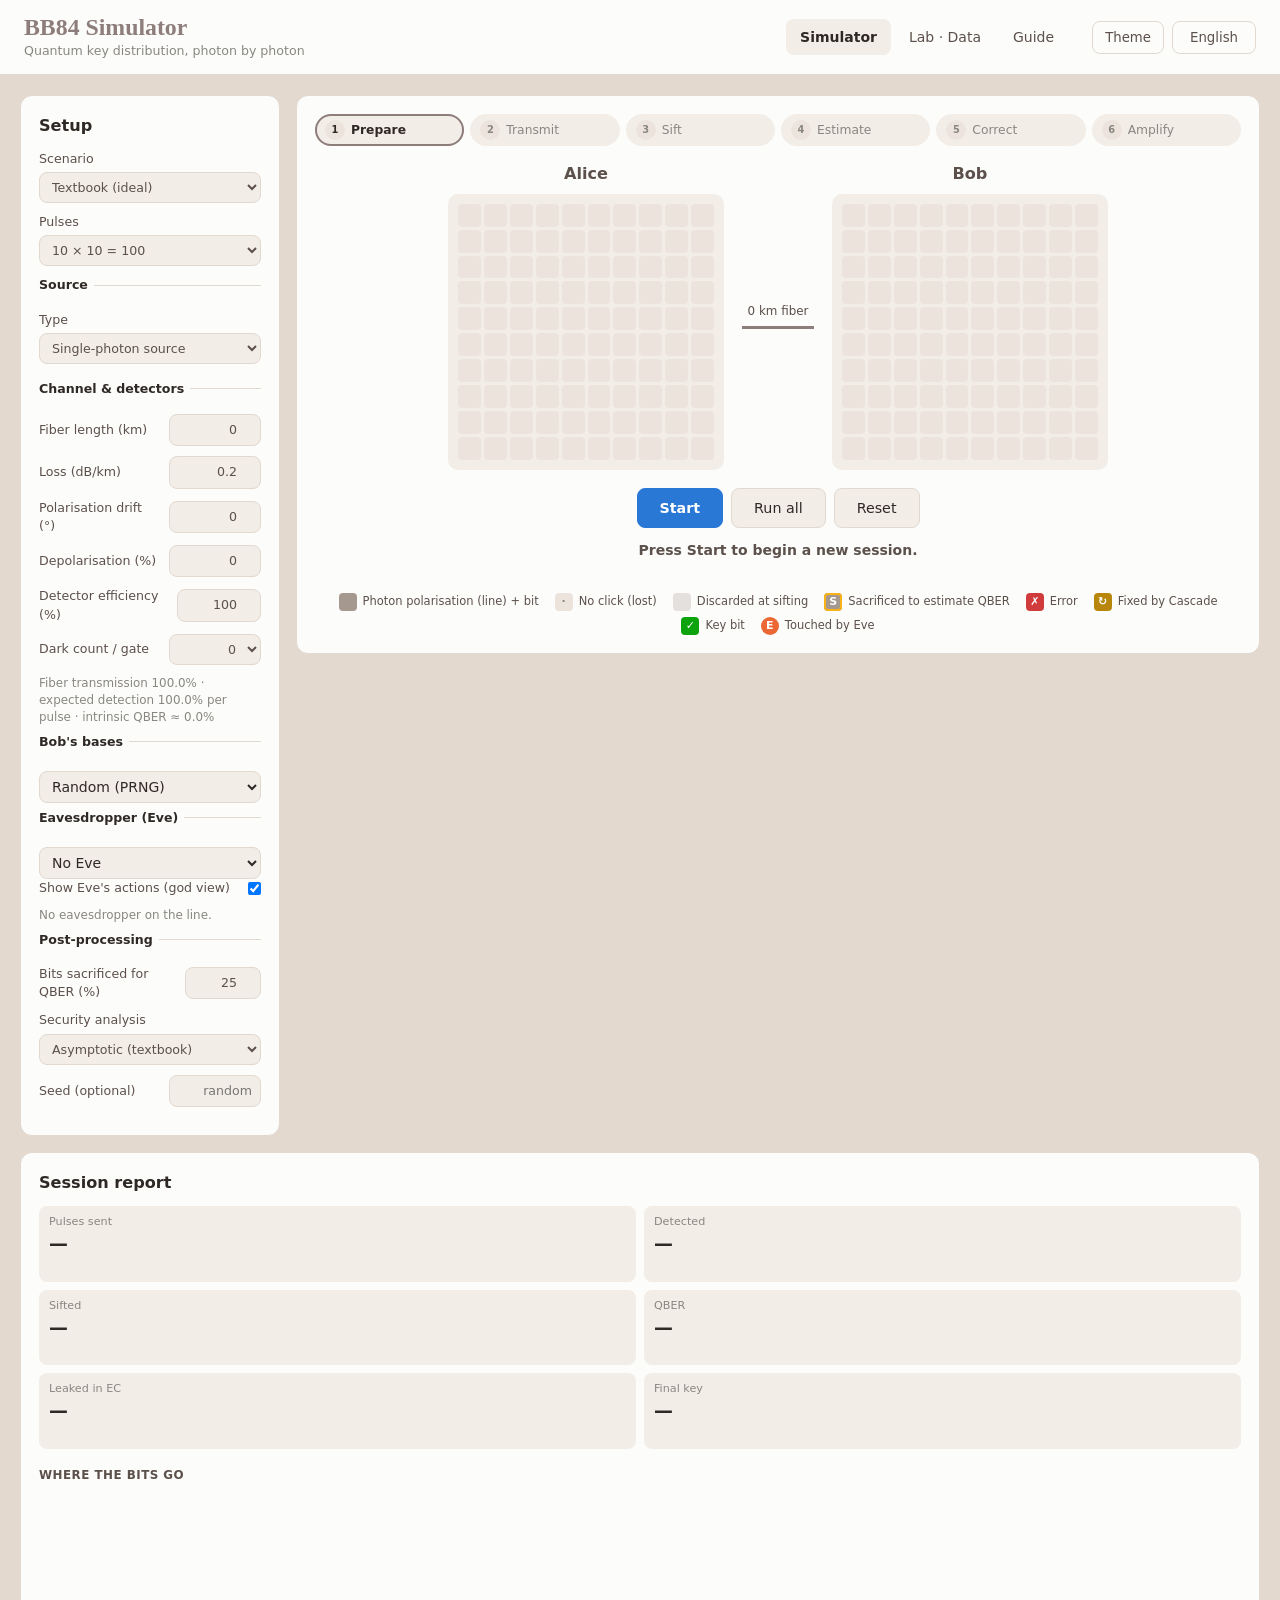
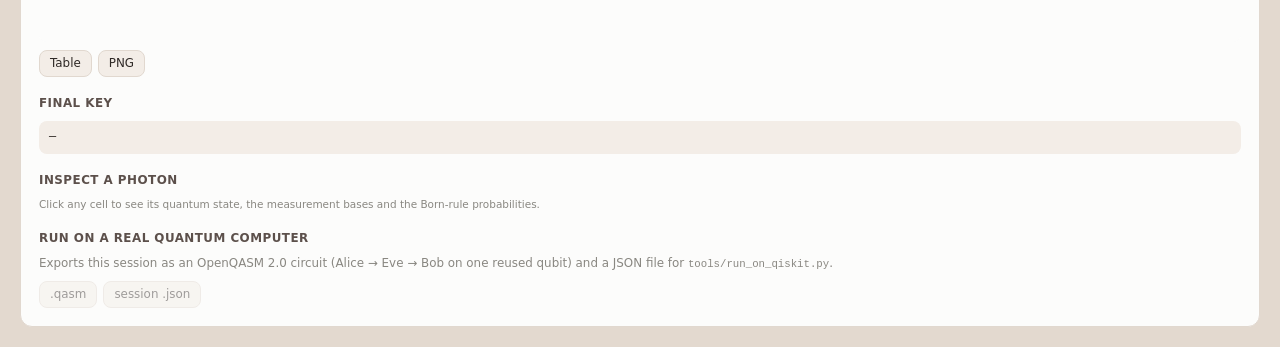
<file: index.html>
<!DOCTYPE html>
<html lang="en">
<head>
    <meta charset="UTF-8">
    <meta name="viewport" content="width=device-width, initial-scale=1.0">
    <title>BB84 Simulator</title>
    <link rel="stylesheet" href="css/style.css">
</head>
<body>
    <header class="topbar">
        <div class="brand">
            <h1>BB84 Simulator</h1>
            <span class="brand-sub" data-i18n>Quantum key distribution, photon by photon</span>
        </div>
        <nav class="tabs" role="tablist">
            <button role="tab" class="tab" aria-selected="true" data-tab="sim" data-i18n>Simulator</button>
            <button role="tab" class="tab" aria-selected="false" data-tab="lab" data-i18n>Lab · Data</button>
            <button role="tab" class="tab" aria-selected="false" data-tab="guide" data-i18n>Guide</button>
        </nav>
        <div class="top-actions">
            <button id="theme-btn" class="ghost-btn" data-i18n-title="Toggle light / dark" title="Toggle light / dark" data-i18n>Theme</button>
            <button id="lang-btn" class="ghost-btn" data-i18n-title="Switch language" title="Switch language">English</button>
        </div>
    </header>

    <main>
        <!-- ================= SIMULATOR ================= -->
        <section id="tab-sim" class="tab-panel" role="tabpanel">
            <aside class="card setup">
                <h2 data-i18n>Setup</h2>
                <label><span data-i18n>Scenario</span>
                    <select id="preset">
                        <option value="textbook" data-i18n>Textbook (ideal)</option>
                        <option value="lab" data-i18n>Lab bench · 1 km, laser source</option>
                        <option value="metro" data-i18n>Metro fiber · 25 km</option>
                        <option value="noisy" data-i18n>Noisy channel · 5 km</option>
                        <option value="custom" data-i18n>Custom</option>
                    </select>
                </label>
                <label><span data-i18n>Pulses</span>
                    <select id="grid-size">
                        <option value="6">6 × 6 = 36</option>
                        <option value="8">8 × 8 = 64</option>
                        <option value="10" selected>10 × 10 = 100</option>
                        <option value="12">12 × 12 = 144</option>
                        <option value="16">16 × 16 = 256</option>
                        <option value="20">20 × 20 = 400</option>
                    </select>
                </label>

                <fieldset>
                    <legend data-i18n>Source</legend>
                    <label><span data-i18n>Type</span>
                        <select id="source">
                            <option value="single" data-i18n>Single-photon source</option>
                            <option value="wcp" data-i18n>Attenuated laser (weak coherent)</option>
                        </select>
                    </label>
                    <label class="row" id="mu-row"><span data-i18n>Mean photons μ</span> <input id="mu" type="number" min="0.05" max="1.5" step="0.05" value="0.5"></label>
                </fieldset>

                <fieldset>
                    <legend data-i18n>Channel &amp; detectors</legend>
                    <label class="row"><span data-i18n>Fiber length (km)</span> <input id="distance" type="number" min="0" max="200" step="1" value="0"></label>
                    <label class="row"><span data-i18n>Loss (dB/km)</span> <input id="alpha" type="number" min="0" max="1" step="0.01" value="0.2"></label>
                    <label class="row"><span data-i18n>Polarisation drift (°)</span> <input id="misalign" type="number" min="0" max="45" step="0.5" value="0"></label>
                    <label class="row"><span data-i18n>Depolarisation (%)</span> <input id="depol" type="number" min="0" max="50" step="0.5" value="0"></label>
                    <label class="row"><span data-i18n>Detector efficiency (%)</span> <input id="etaDet" type="number" min="1" max="100" step="1" value="100"></label>
                    <label class="row"><span data-i18n>Dark count / gate</span>
                        <select id="pDark">
                            <option value="0">0</option>
                            <option value="1e-7">10⁻⁷</option>
                            <option value="1e-6">10⁻⁶</option>
                            <option value="1e-5">10⁻⁵</option>
                            <option value="1e-3">10⁻³</option>
                        </select>
                    </label>
                    <p class="hint" id="channel-hint"></p>
                </fieldset>

                <fieldset>
                    <legend data-i18n>Bob's bases</legend>
                    <select id="bob-mode">
                        <option value="random" data-i18n>Random (PRNG)</option>
                        <option value="manual" data-i18n>Manual — click cells</option>
                        <option value="signature" data-i18n>Signature — draw a pattern</option>
                    </select>
                </fieldset>

                <fieldset>
                    <legend data-i18n>Eavesdropper (Eve)</legend>
                    <select id="eve-mode">
                        <option value="none" data-i18n>No Eve</option>
                        <option value="intercept" data-i18n>Intercept–resend</option>
                        <option value="pns" data-i18n>Photon-number splitting (PNS)</option>
                        <option value="pattern" data-i18n>Knows Bob's basis pattern</option>
                    </select>
                    <label class="row" id="fraction-row"><span data-i18n>Pulses attacked (%)</span> <input id="eve-fraction" type="number" min="0" max="100" step="5" value="100"></label>
                    <p class="hint" id="eve-hint"></p>
                </fieldset>

                <fieldset>
                    <legend data-i18n>Post-processing</legend>
                    <label class="row"><span data-i18n>Bits sacrificed for QBER (%)</span> <input id="sample-frac" type="number" min="5" max="60" step="5" value="25"></label>
                    <label><span data-i18n>Security analysis</span>
                        <select id="security">
                            <option value="asymptotic" data-i18n>Asymptotic (textbook)</option>
                            <option value="finite" data-i18n>Finite-key (ε = 10⁻¹⁰)</option>
                        </select>
                    </label>
                    <label class="row"><span data-i18n>Seed (optional)</span> <input id="seed" type="text" placeholder="random" data-i18n-placeholder="random"></label>
                </fieldset>
            </aside>

            <div class="card stage">
                <ol class="stepper" id="stepper">
                    <li data-step="1"><span>1</span><i data-i18n>Prepare</i></li>
                    <li data-step="2"><span>2</span><i data-i18n>Transmit</i></li>
                    <li data-step="3"><span>3</span><i data-i18n>Sift</i></li>
                    <li data-step="4"><span>4</span><i data-i18n>Estimate</i></li>
                    <li data-step="5"><span>5</span><i data-i18n>Correct</i></li>
                    <li data-step="6"><span>6</span><i data-i18n>Amplify</i></li>
                </ol>

                <div class="arena">
                    <div class="party">
                        <h3>Alice</h3>
                        <div class="grid" id="alice-grid"></div>
                    </div>
                    <div class="channel">
                        <div class="fiber" id="fiber-label">0 km</div>
                        <div class="eve-badge" id="eve-badge" hidden>Eve</div>
                    </div>
                    <div class="party">
                        <h3>Bob</h3>
                        <div class="grid-wrap" id="bob-wrap">
                            <div class="grid" id="bob-grid"></div>
                        </div>
                        <div class="bob-tools" id="bob-tools" hidden>
                            <button data-fill="0" data-i18n>Fill +</button>
                            <button data-fill="1" data-i18n>Fill ×</button>
                            <button data-fill="rand" data-i18n>Random</button>
                            <button data-fill="clear" data-i18n>Clear</button>
                            <button id="draw-btn" class="accent" data-i18n>Draw signature</button>
                            <button id="apply-sig" class="accent" hidden data-i18n>Apply</button>
                        </div>
                    </div>
                </div>

                <div class="controls">
                    <button id="btn-step" class="primary">Start</button>
                    <button id="btn-run" data-i18n>Run all</button>
                    <button id="btn-reset" data-i18n>Reset</button>
                </div>
                <div class="status" id="status" aria-live="polite" data-i18n>Choose a scenario, then press Start.</div>
                <div class="banner" id="banner" hidden></div>

                <ul class="cell-legend">
                    <li><span class="sw sw-prep"></span><i data-i18n>Photon polarisation (line) + bit</i></li>
                    <li><span class="sw sw-lost">·</span><i data-i18n>No click (lost)</i></li>
                    <li><span class="sw sw-out"></span><i data-i18n>Discarded at sifting</i></li>
                    <li><span class="sw sw-sample">S</span><i data-i18n>Sacrificed to estimate QBER</i></li>
                    <li><span class="sw sw-err">✗</span><i data-i18n>Error</i></li>
                    <li><span class="sw sw-fix">↻</span><i data-i18n>Fixed by Cascade</i></li>
                    <li><span class="sw sw-key">✓</span><i data-i18n>Key bit</i></li>
                    <li><span class="sw sw-eve">E</span><i data-i18n>Touched by Eve</i></li>
                </ul>
            </div>

            <aside class="card report">
                <h2 data-i18n>Session report</h2>
                <div class="tiles" id="tiles"></div>
                <h3 class="sub" data-i18n>Where the bits go</h3>
                <div id="funnel"></div>
                <div class="chart-actions" id="funnel-actions">
                    <button data-act="table" data-i18n>Table</button>
                    <button data-act="png">PNG</button>
                </div>
                <h3 class="sub" data-i18n>Final key</h3>
                <div class="key-out" id="key-out">—</div>
                <div class="eve-out" id="eve-out"></div>

                <h3 class="sub" data-i18n>Inspect a photon</h3>
                <div id="inspector" class="inspector"></div>

                <h3 class="sub" data-i18n>Run on a real quantum computer</h3>
                <p class="hint" data-i18n>Exports this session as an OpenQASM 2.0 circuit (Alice → Eve → Bob on one reused qubit) and a JSON file for <code>tools/run_on_qiskit.py</code>.</p>
                <div class="chart-actions">
                    <button id="export-qasm" disabled>.qasm</button>
                    <button id="export-json" disabled>session .json</button>
                </div>
            </aside>
        </section>

        <!-- ================= LAB ================= -->
        <section id="tab-lab" class="tab-panel" role="tabpanel" hidden>
            <div class="lab-filters">
                <label><span data-i18n>Hardware model</span>
                    <select id="lab-hw">
                        <option value="gys" data-i18n>GYS 2004 (InGaAs APD, 1550 nm)</option>
                        <option value="snspd" data-i18n>Modern SNSPD system (illustrative)</option>
                    </select>
                </label>
                <label><span data-i18n>Seed</span> <input id="lab-seed" type="text" value="poster-2026"></label>
                <button id="lab-run-all" class="primary" data-i18n>Run all simulations</button>
                <button id="lab-export-all" data-i18n>Download all figures (PNG)</button>
                <span class="hint" id="lab-progress"></span>
            </div>
            <div class="lab-grid" id="lab-grid"></div>
        </section>

        <!-- ================= GUIDE ================= -->
        <section id="tab-guide" class="tab-panel guide" role="tabpanel" hidden>
            <article class="card prose lang-en">
                <h2>What BB84 does</h2>
                <p>Alice and Bob want a shared secret key. Alice encodes each random bit in the polarisation of a photon, choosing at random between the rectilinear basis <b>+</b> (H = 0, V = 1) and the diagonal basis <b>×</b> (D = 0, A = 1). Bob measures each photon in a randomly chosen basis. Afterwards they announce only the <em>bases</em> over a public, authenticated channel and keep the bits where the bases agree. Because non-orthogonal states cannot be copied (no-cloning) or measured without disturbance, any eavesdropper leaves errors behind.</p>

                <h2>The six steps in the simulator</h2>
                <ol>
                    <li><b>Prepare</b> — Alice picks a basis and bit for every pulse. A real attenuated laser emits a Poisson number of photons (often zero, sometimes two or more).</li>
                    <li><b>Transmit &amp; measure</b> — photons cross the fiber (loss 10<sup>−αL/10</sup>), the polarisation may drift or depolarise, Eve may interfere, and Bob's detectors click according to the Born rule, their efficiency and their dark counts.</li>
                    <li><b>Sift</b> — bases are announced; pulses with no click or different bases are discarded (≈ 50 %).</li>
                    <li><b>Estimate</b> — a random sample of sifted bits is revealed to measure the quantum bit error rate (QBER). Above ≈ 11 % no secure key is possible, so the session aborts.</li>
                    <li><b>Error correction</b> — the Cascade protocol finds and fixes the remaining errors with binary-search parity checks. Every revealed parity counts as information leaked to Eve.</li>
                    <li><b>Privacy amplification</b> — the corrected key is compressed with a random Toeplitz matrix (2-universal hashing) to ℓ bits, removing Eve's partial knowledge.</li>
                </ol>

                <h2>How the physics is simulated</h2>
                <ul>
                    <li><b>State vectors.</b> Each photon is the qubit cos φ|H⟩ + sin φ|V⟩. Measurement outcomes follow the Born rule P(0) = cos²(φ − β) and the state collapses. The four BB84 states, polarisation drift and Pauli errors all stay on this great circle of the Bloch sphere, so tracking φ is an exact state-vector simulation.</li>
                    <li><b>Source.</b> Single-photon source, or weak coherent pulses with Poisson photon numbers (mean μ). The Lab adds decoy intensities.</li>
                    <li><b>Channel.</b> Each photon survives the fiber independently; a fixed polarisation rotation θ gives an error sin²θ; depolarisation applies a random Pauli X, Y or Z.</li>
                    <li><b>Detectors.</b> Two threshold detectors with efficiency η and dark-count probability per gate. Double clicks are assigned a random bit (the squashing model).</li>
                    <li><b>Eve.</b> <em>Intercept–resend</em> measures in a random basis and resends what she saw (QBER 25 % on attacked pulses). <em>PNS</em> keeps one photon from every multi-photon pulse, blocks single photons and uses a lossless line so Bob's count rate looks normal — she adds no errors. <em>Knows Bob's pattern</em> shows why Bob's bases must be truly random: if they are predictable, Eve measures in Bob's basis and is invisible.</li>
                    <li><b>Eve's information after hashing</b> is computed exactly over GF(2): the rank of the final-key hash rows relative to the bits she knows plus every parity revealed by Cascade.</li>
                </ul>

                <h2>Security numbers used</h2>
                <ul>
                    <li>Asymptotic key length ℓ = n[1 − h(Q)] − leak<sub>EC</sub> (Shor–Preskill), threshold Q ≈ 11.0 %.</li>
                    <li>Finite-key length ℓ = n[1 − h(Q + μ)] − leak<sub>EC</sub> − log₂(2/ε<sub>sec</sub>²ε<sub>cor</sub>), after Tomamichel et al. 2012, with ε<sub>sec</sub> = 10⁻¹⁰ and ε<sub>cor</sub> = 10⁻¹².</li>
                    <li>Decoy-state bounds (vacuum + weak decoy) from Ma, Qi, Zhao &amp; Lo 2005; GLLP for the no-decoy case.</li>
                </ul>

                <h2>Simplifications to state honestly</h2>
                <ul>
                    <li>The classical channel is assumed authenticated; authentication costs are not deducted.</li>
                    <li>Phase error is estimated from the overall sampled QBER (symmetric BB84).</li>
                    <li>With a laser source the Simulator tab still applies the single-photon formula, which Shor–Preskill does not cover — this is what makes the PNS attack succeed there. The Lab shows the decoy-state fix.</li>
                    <li>Detector side-channel attacks (blinding, time-shift) are out of scope; they are what measurement-device-independent QKD addresses.</li>
                    <li>Coherent attacks are covered by the security bounds, not simulated photon by photon.</li>
                </ul>

                <h2>References</h2>
                <ol class="refs">
                    <li>C. H. Bennett &amp; G. Brassard, “Quantum cryptography: public key distribution and coin tossing,” Proc. IEEE ICCSSP, 175 (1984).</li>
                    <li>P. W. Shor &amp; J. Preskill, “Simple proof of security of the BB84 quantum key distribution protocol,” Phys. Rev. Lett. 85, 441 (2000).</li>
                    <li>G. Brassard &amp; L. Salvail, “Secret-key reconciliation by public discussion,” EUROCRYPT ’93, LNCS 765, 410 (1994).</li>
                    <li>C. A. Fuchs et al., “Optimal eavesdropping in quantum cryptography,” Phys. Rev. A 56, 1163 (1997).</li>
                    <li>D. Gottesman, H.-K. Lo, N. Lütkenhaus &amp; J. Preskill, “Security of quantum key distribution with imperfect devices,” Quantum Inf. Comput. 4, 325 (2004).</li>
                    <li>C. Gobby, Z. L. Yuan &amp; A. J. Shields, “Quantum key distribution over 122 km of standard telecom fiber,” Appl. Phys. Lett. 84, 3762 (2004).</li>
                    <li>W.-Y. Hwang, “Quantum key distribution with high loss: toward global secure communication,” Phys. Rev. Lett. 91, 057901 (2003).</li>
                    <li>H.-K. Lo, X. Ma &amp; K. Chen, “Decoy state quantum key distribution,” Phys. Rev. Lett. 94, 230504 (2005).</li>
                    <li>X. Ma, B. Qi, Y. Zhao &amp; H.-K. Lo, “Practical decoy state for quantum key distribution,” Phys. Rev. A 72, 012326 (2005).</li>
                    <li>V. Scarani et al., “The security of practical quantum key distribution,” Rev. Mod. Phys. 81, 1301 (2009).</li>
                    <li>M. Tomamichel, C. C. W. Lim, N. Gisin &amp; R. Renner, “Tight finite-key analysis for quantum cryptography,” Nat. Commun. 3, 634 (2012).</li>
                    <li>H.-K. Lo, M. Curty &amp; B. Qi, “Measurement-device-independent quantum key distribution,” Phys. Rev. Lett. 108, 130503 (2012).</li>
                    <li>A. Boaron et al., “Secure quantum key distribution over 421 km of optical fiber,” Phys. Rev. Lett. 121, 190502 (2018).</li>
                    <li>M. Lucamarini, Z. L. Yuan, J. F. Dynes &amp; A. J. Shields, “Overcoming the rate–distance limit of quantum key distribution without quantum repeaters,” Nature 557, 400 (2018).</li>
                </ol>
            </article>

            <article class="card prose lang-zh">
                <h2>BB84 在做什麼</h2>
                <p>Alice 和 Bob 想要一把只有兩人知道的祕密金鑰。Alice 把每個隨機位元編碼在一顆光子的偏振上，並隨機選擇直角基底 <b>+</b>（H = 0、V = 1）或對角基底 <b>×</b>（D = 0、A = 1）。Bob 用自己隨機選的基底量測每顆光子。之後兩人只在公開但經過認證的通道上公布<em>基底</em>，保留基底相同的位元。因為非正交的量子態無法被複製（不可複製定理），也無法在不擾動的情況下被量測，任何竊聽者都會留下錯誤。</p>

                <h2>模擬器的六個步驟</h2>
                <ol>
                    <li><b>準備</b>：Alice 為每個脈衝選基底和位元。真實的衰減雷射發出的光子數服從 Poisson 分佈（常常是 0 顆，有時 2 顆以上）。</li>
                    <li><b>傳送與量測</b>：光子穿過光纖（損耗 10<sup>−αL/10</sup>），偏振可能漂移或去極化，Eve 可能介入；Bob 的偵測器依照 Born rule、偵測效率和暗計數決定是否響、響哪一個。</li>
                    <li><b>篩選</b>：公布基底，丟掉沒有偵測到或基底不同的脈衝（約 50%）。</li>
                    <li><b>估計</b>：公開一部分隨機抽出的位元，量測量子位元錯誤率（QBER）。超過約 11% 就不可能有安全金鑰，本輪中止。</li>
                    <li><b>糾錯</b>：Cascade 協定用二分搜尋的同位檢查找出並修正剩下的錯誤。每個公開的同位位元都算是洩漏給 Eve 的資訊。</li>
                    <li><b>隱私放大</b>：用隨機 Toeplitz 矩陣（2-universal 雜湊）把修正後的金鑰壓縮成 ℓ 位元，消除 Eve 掌握的部分資訊。</li>
                </ol>

                <h2>物理如何被模擬</h2>
                <ul>
                    <li><b>狀態向量。</b>每顆光子是 qubit cos φ|H⟩ + sin φ|V⟩。量測結果依照 Born rule P(0) = cos²(φ − β)，量完後態會塌縮。BB84 的四個態、偏振漂移和 Pauli 錯誤都落在 Bloch 球的同一個大圓上，所以追蹤角度 φ 就是精確的狀態向量模擬。</li>
                    <li><b>光源。</b>單光子源，或光子數服從 Poisson 分佈（平均 μ）的弱相干光脈衝。實驗室分頁另外加入誘騙態強度。</li>
                    <li><b>通道。</b>每顆光子獨立決定能否穿過光纖；固定的偏振旋轉 θ 造成 sin²θ 的錯誤率；去極化會隨機施加 Pauli X、Y 或 Z。</li>
                    <li><b>偵測器。</b>兩個臨界偵測器，有偵測效率 η 和每閘暗計數機率。兩個同時響（雙響）時隨機指定一個位元（squashing 模型）。</li>
                    <li><b>Eve。</b><em>攔截重送</em>：用隨機基底量測再重送她看到的結果（受攻擊脈衝的 QBER 為 25%）。<em>PNS</em>：從每個多光子脈衝留下一顆光子，擋下單光子脈衝，並用無損線路讓 Bob 的計數率看起來正常，不會造成錯誤。<em>已知 Bob 的基底圖樣</em>：說明 Bob 的基底為什麼必須真正隨機；只要可以預測，Eve 用 Bob 的基底量測就完全隱形。</li>
                    <li><b>雜湊後 Eve 的資訊量</b>是在 GF(2) 上精確計算的：最終金鑰雜湊矩陣相對於「Eve 確切知道的位元＋Cascade 公開的所有同位」的秩。</li>
                </ul>

                <h2>使用的安全性公式</h2>
                <ul>
                    <li>漸近金鑰長度 ℓ = n[1 − h(Q)] − leak<sub>EC</sub>（Shor–Preskill），門檻 Q ≈ 11.0%。</li>
                    <li>有限金鑰長度 ℓ = n[1 − h(Q + μ)] − leak<sub>EC</sub> − log₂(2/ε<sub>sec</sub>²ε<sub>cor</sub>)，依 Tomamichel 等人 2012，ε<sub>sec</sub> = 10⁻¹⁰、ε<sub>cor</sub> = 10⁻¹²。</li>
                    <li>誘騙態界限（真空＋弱誘騙態）採用 Ma、Qi、Zhao、Lo 2005；無誘騙態時採用 GLLP。</li>
                </ul>

                <h2>誠實說明的簡化</h2>
                <ul>
                    <li>假設古典通道已經過認證，沒有扣除認證的成本。</li>
                    <li>相位錯誤用整體抽樣的 QBER 估計（對稱 BB84）。</li>
                    <li>模擬器分頁選雷射光源時，仍然套用單光子公式，而 Shor–Preskill 的證明不涵蓋這種情況；這正是 PNS 攻擊在那裡能成功的原因。實驗室分頁展示了誘騙態的解法。</li>
                    <li>偵測器旁通道攻擊（致盲、時間位移）不在模擬範圍內，那是量測裝置無關 QKD（MDI-QKD）要解決的問題。</li>
                    <li>相干攻擊由安全性界限涵蓋，沒有逐顆光子模擬。</li>
                </ul>

                <h2>參考文獻</h2>
                <p>參考文獻與英文版相同，請切換到 English 查看完整書目。</p>
            </article>
        </section>
    </main>

    <script src="js/rng.js"></script>
    <script src="js/i18n.js"></script>
    <script src="js/quantum.js"></script>
    <script src="js/theory.js"></script>
    <script src="js/postprocess.js"></script>
    <script src="js/charts.js"></script>
    <script src="js/sim-ui.js"></script>
    <script src="js/lab.js"></script>
    <script src="js/main.js"></script>
</body>
</html>
</file>
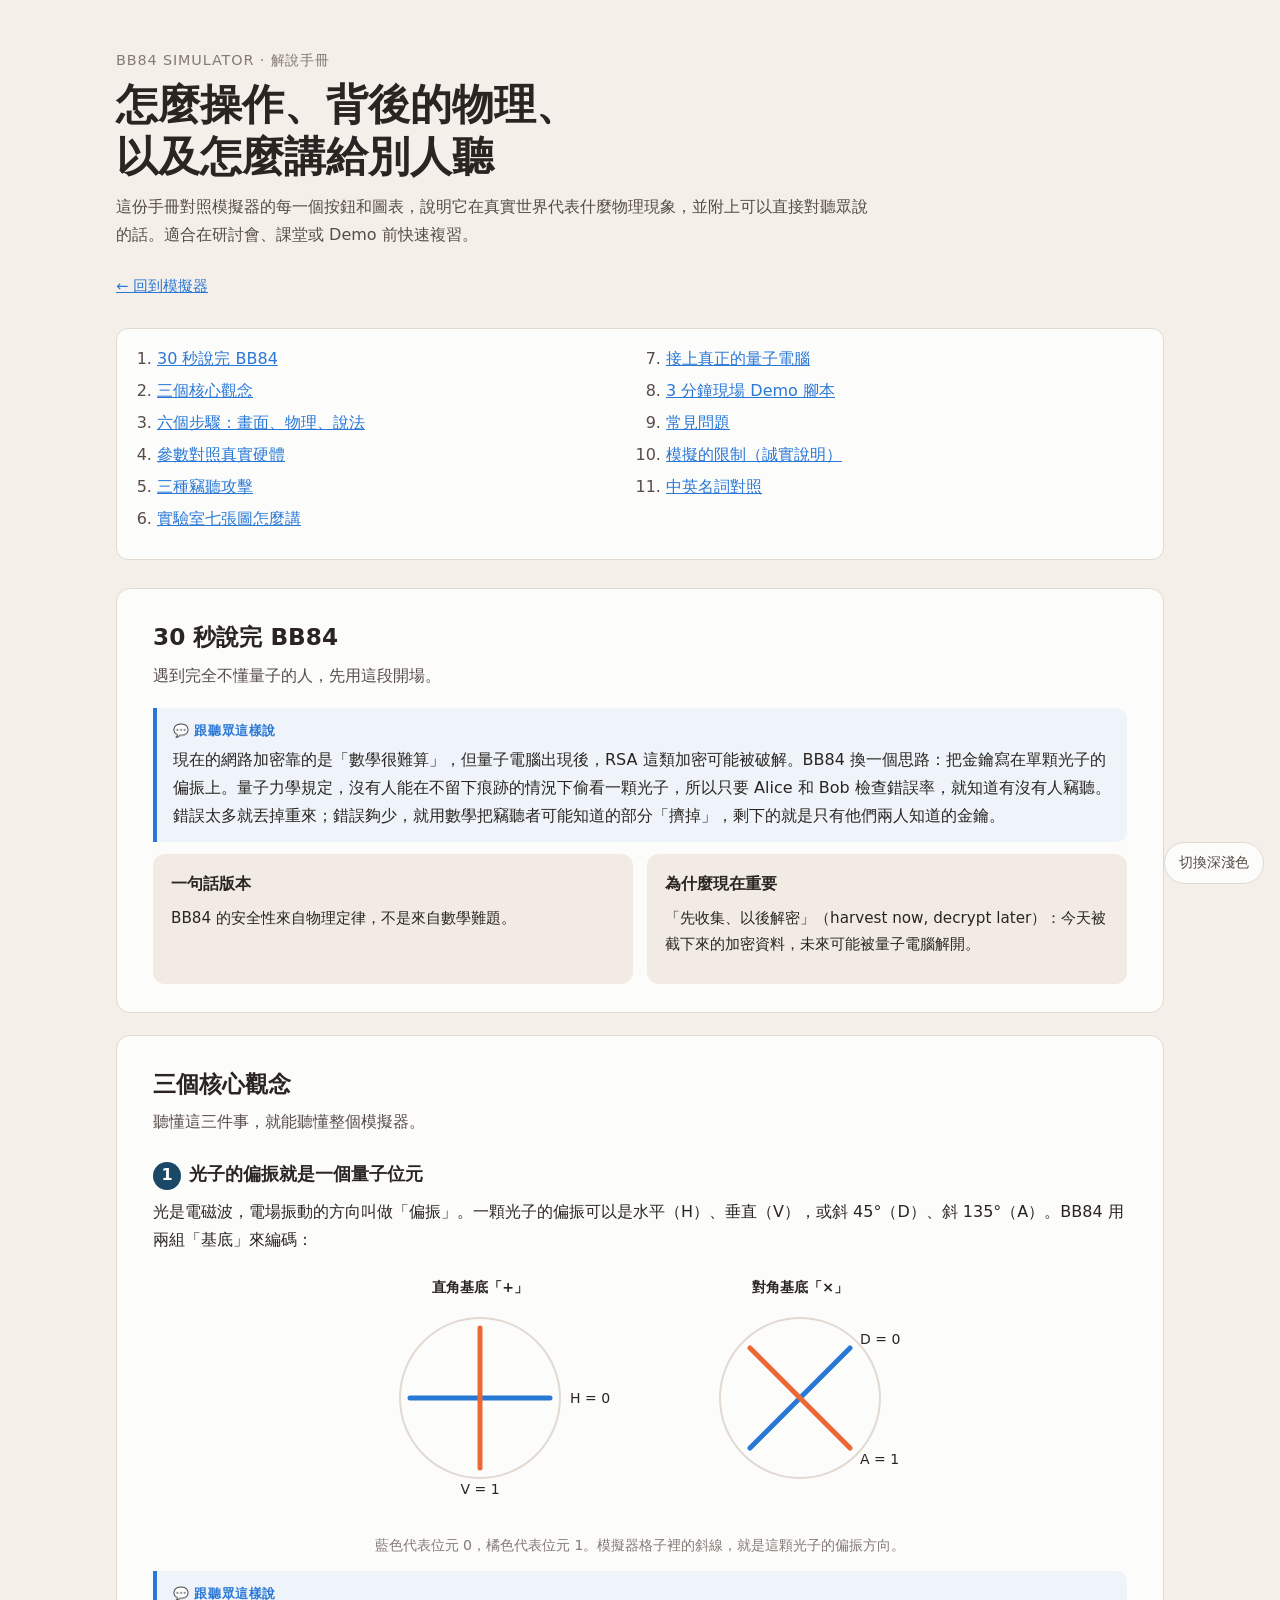
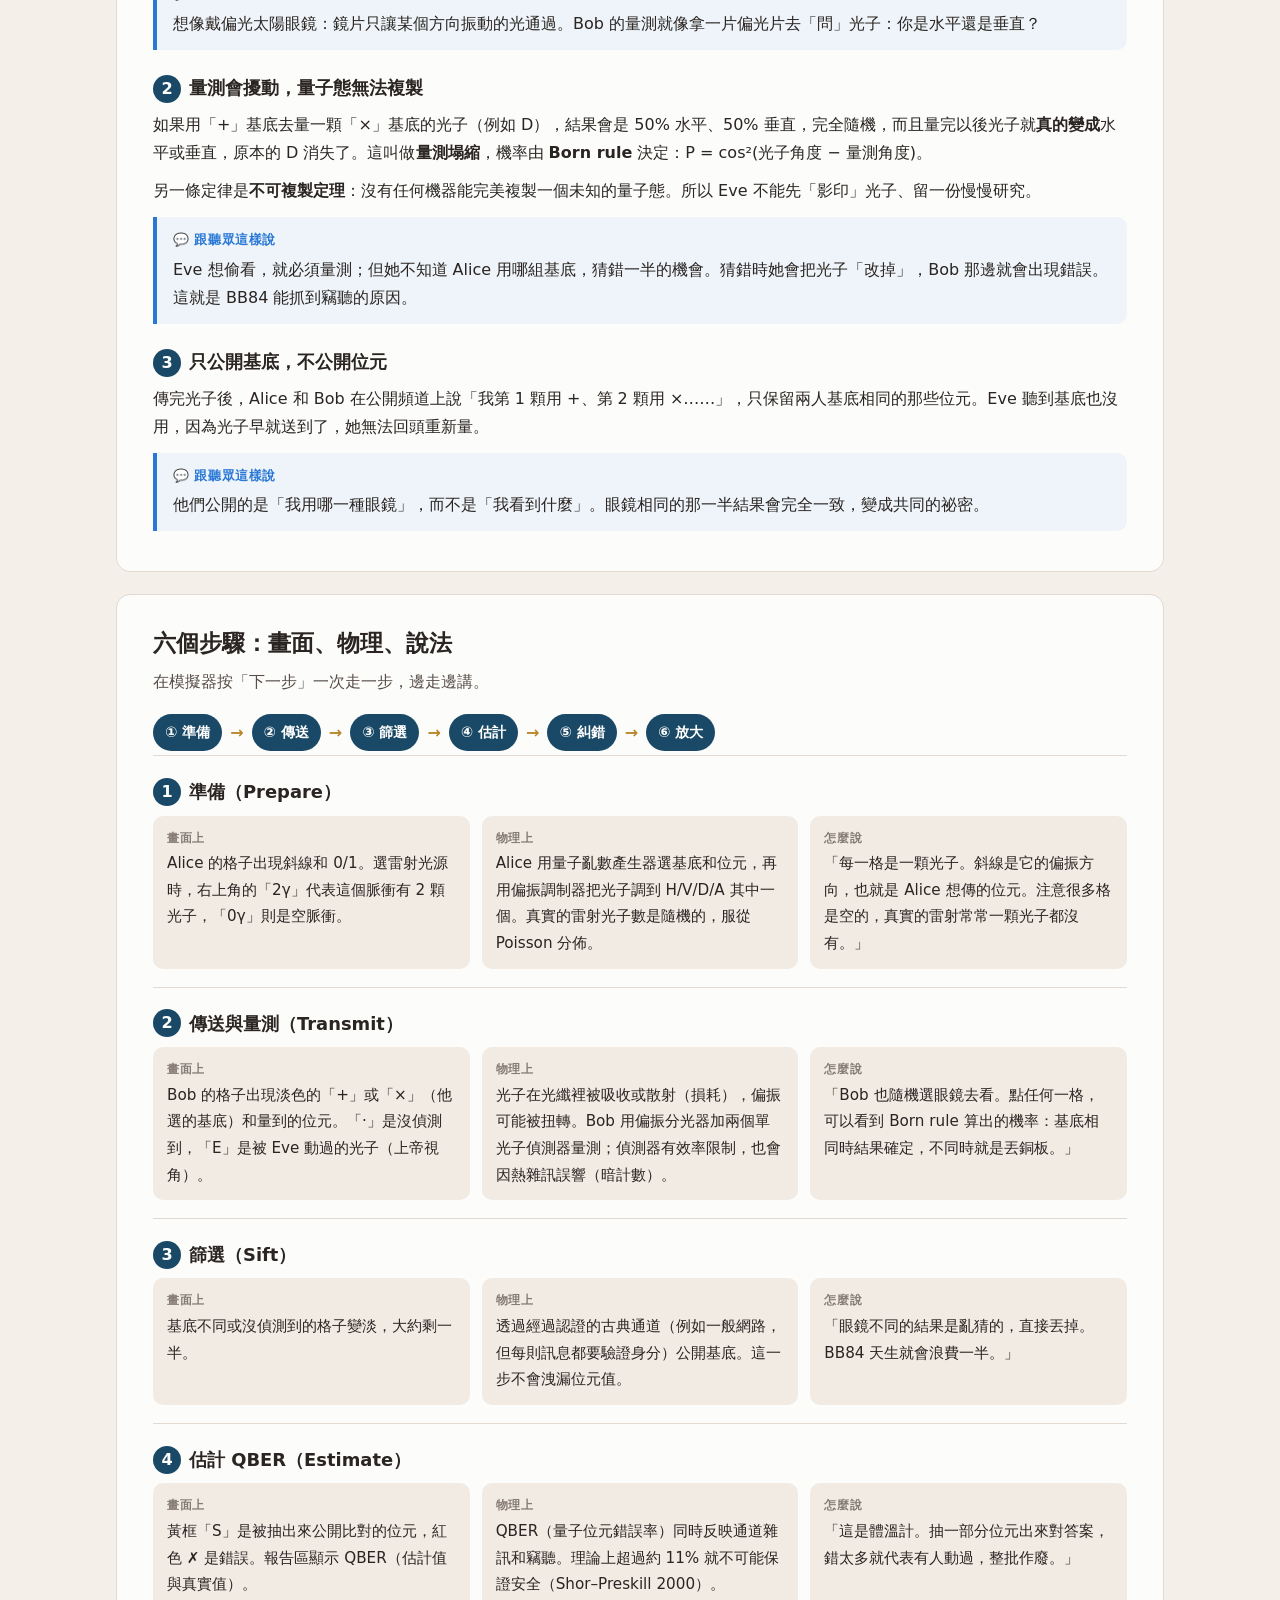
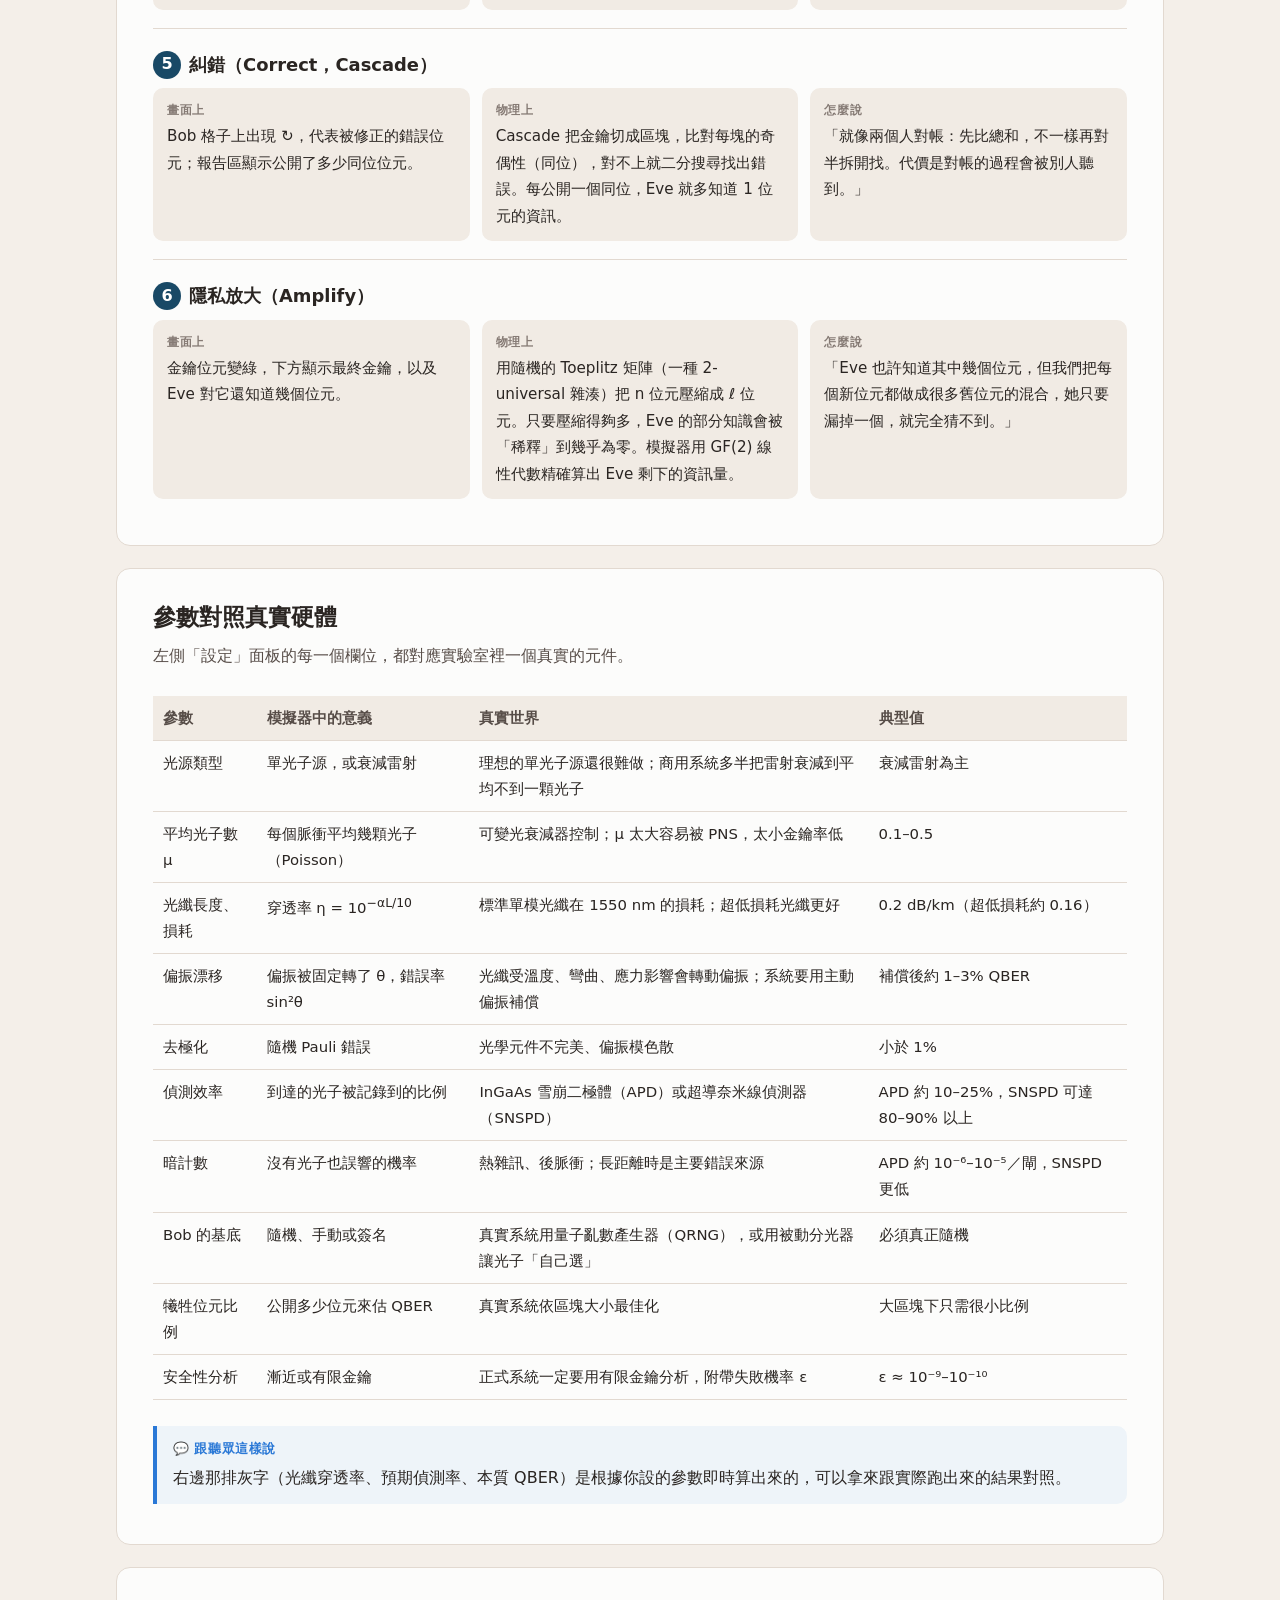
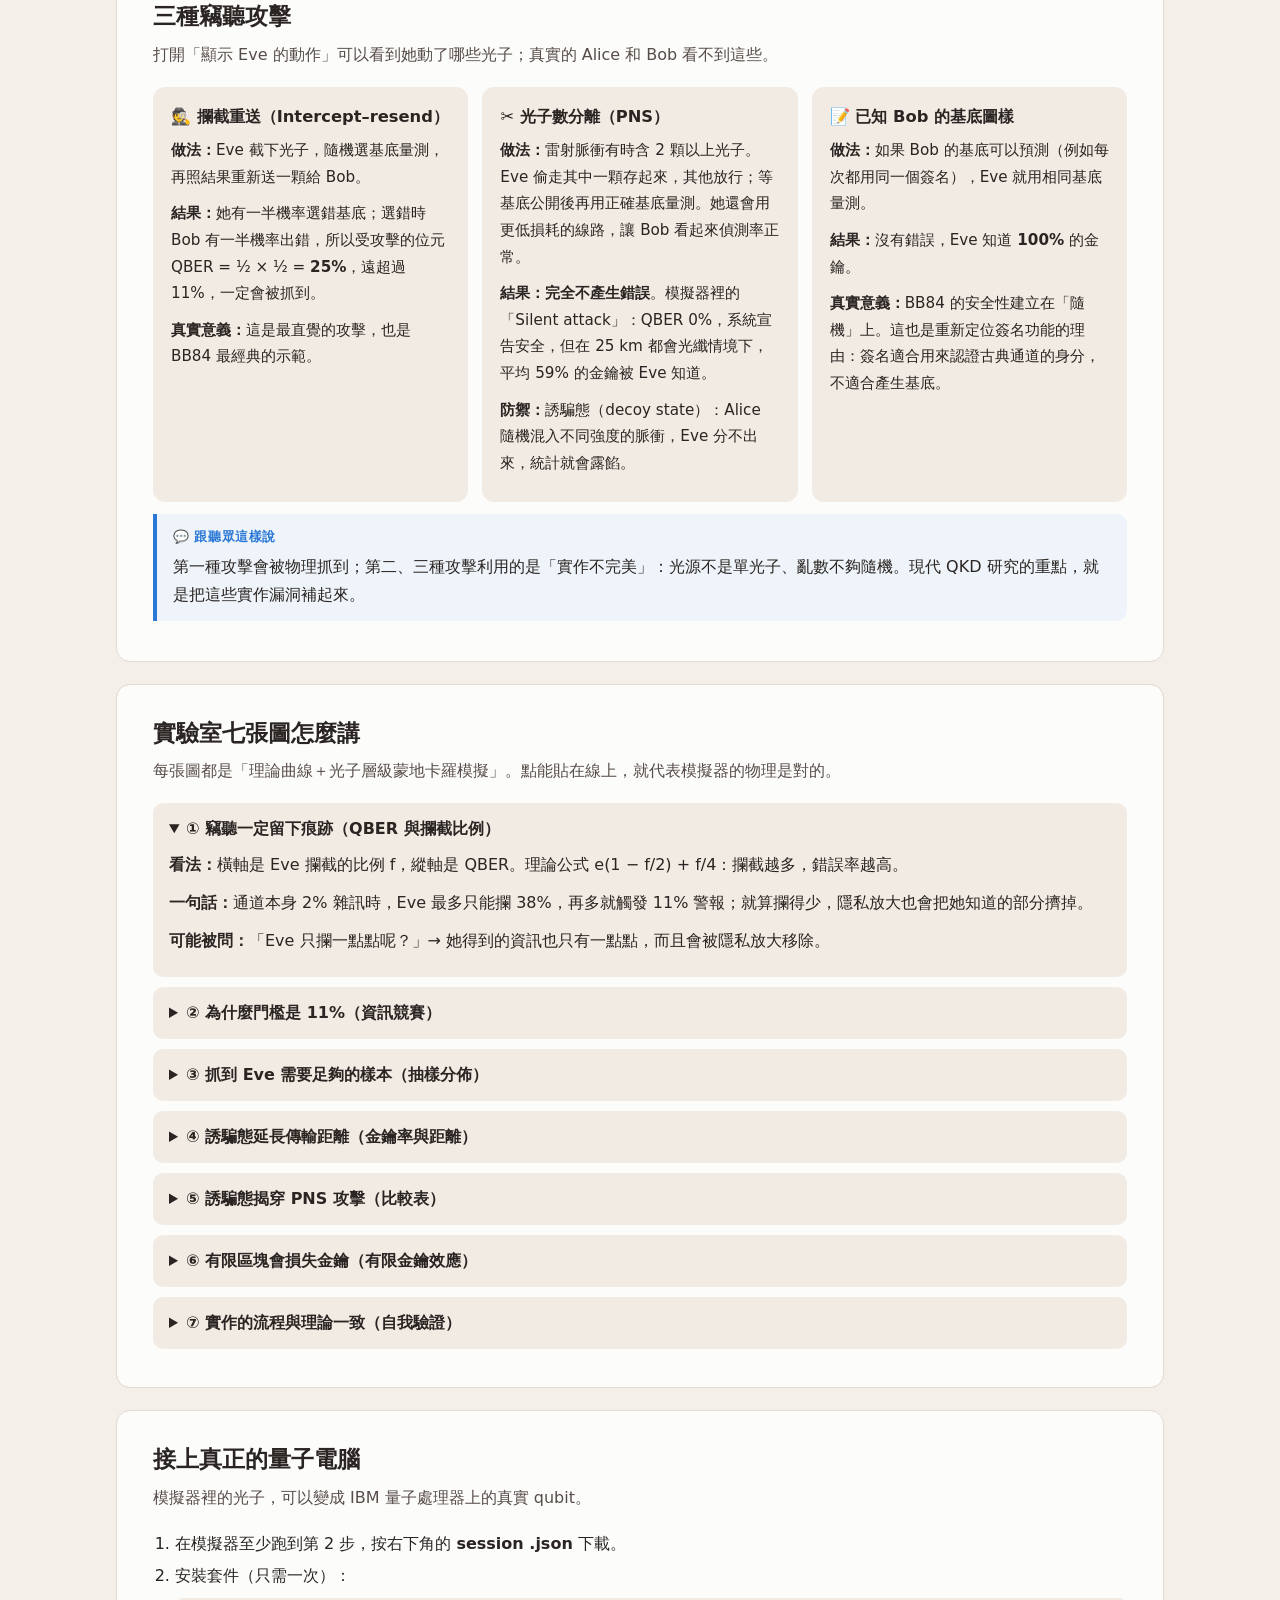
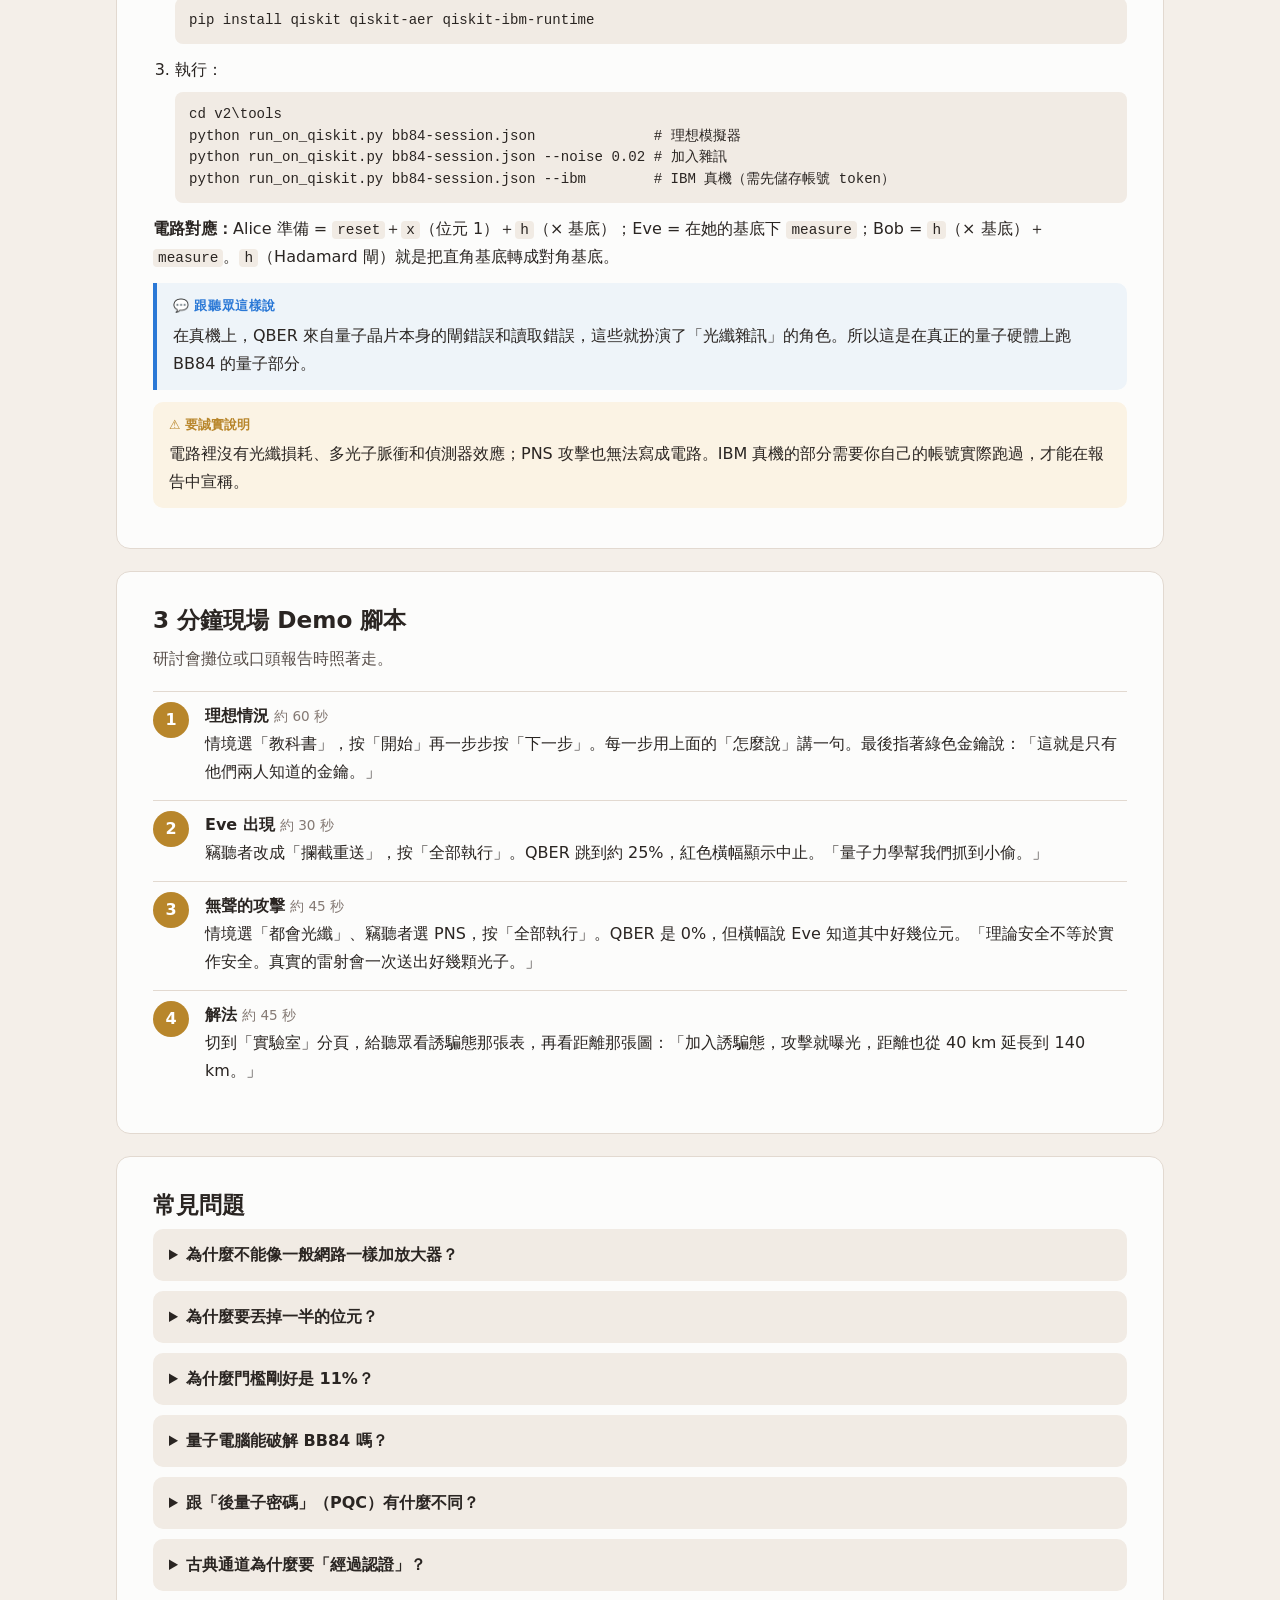
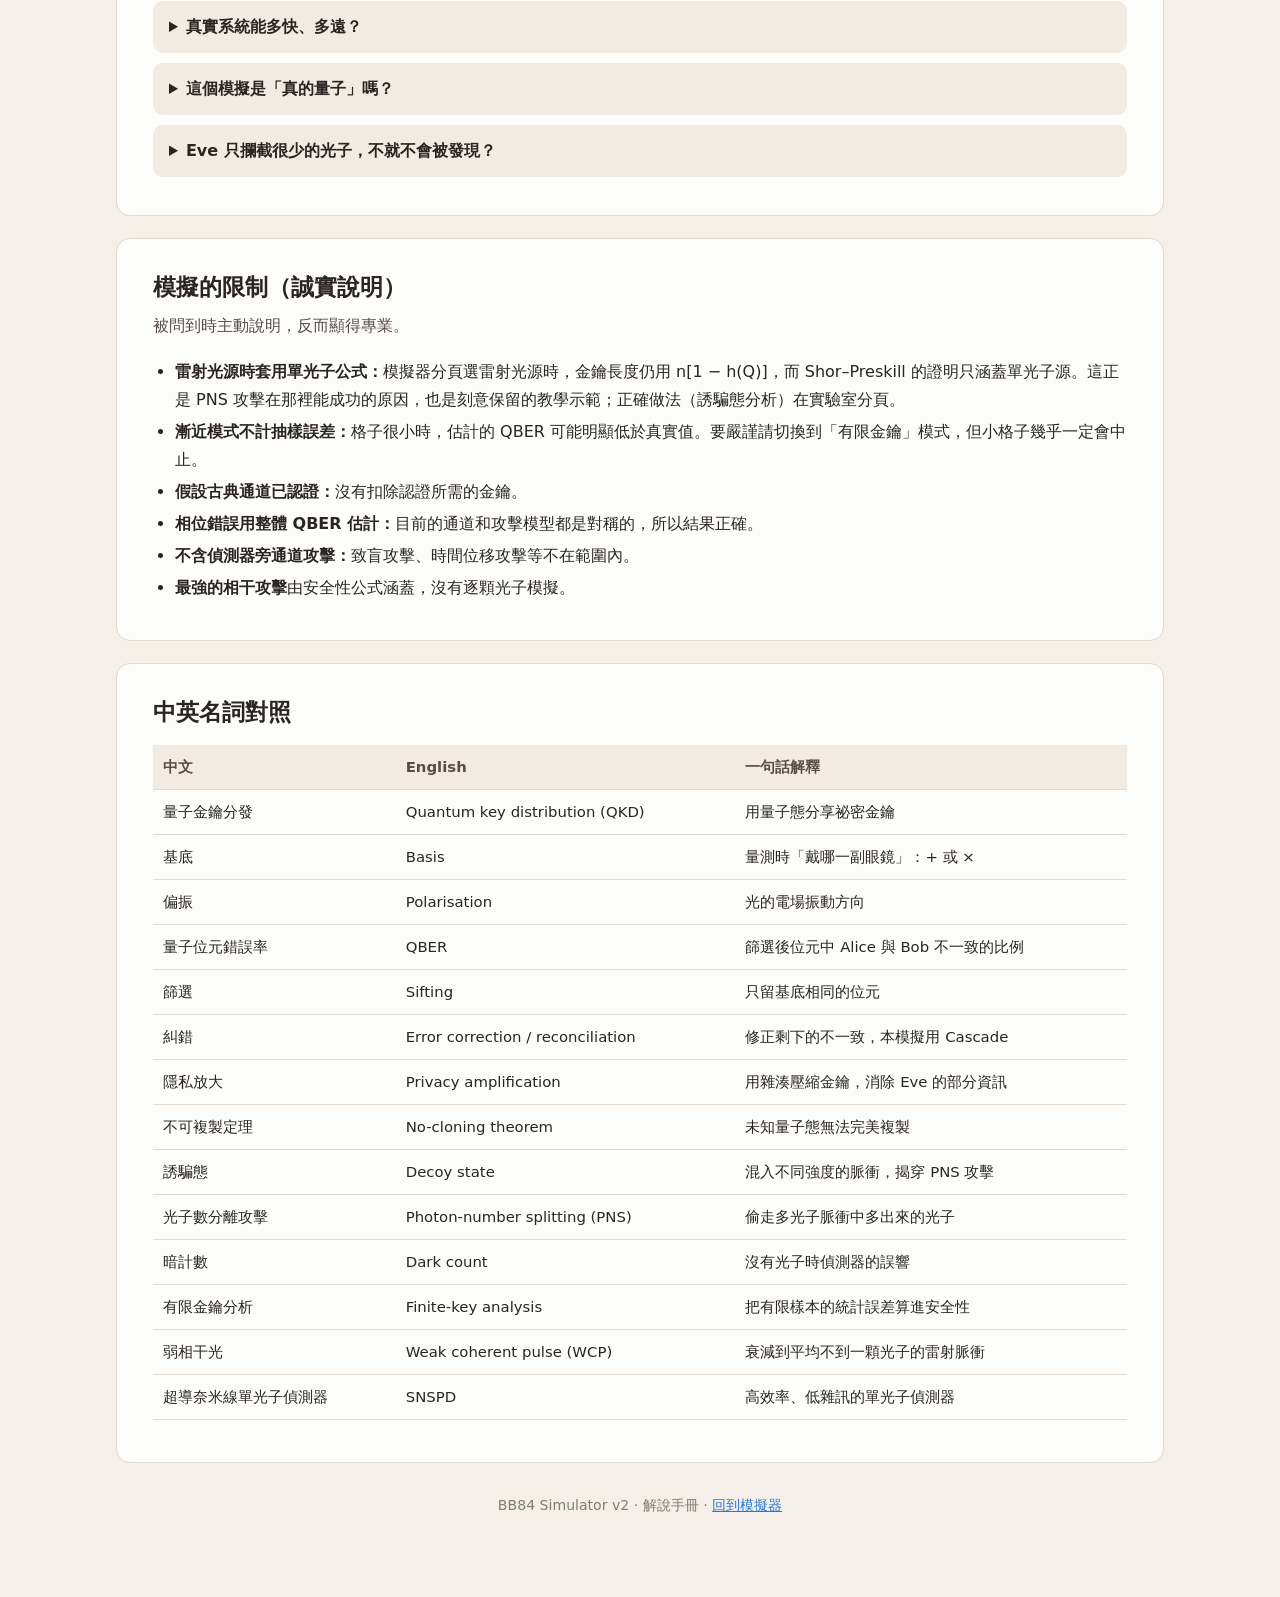
<file: explainer.html>
<!DOCTYPE html>
<html lang="zh-Hant">
<head>
<meta charset="UTF-8">
<meta name="viewport" content="width=device-width, initial-scale=1.0">
<title>BB84 解說手冊</title>
<style>
:root {
    color-scheme: light;
    --page: #f4efe9;
    --card: #fcfcfb;
    --card-2: #f1ebe4;
    --ink: #2a2522;
    --ink-2: #574d48;
    --muted: #857a74;
    --line: #e2d9d0;
    --accent: #8d7d7b;
    --navy: #194966;
    --gold: #b8862b;
    --blue: #2a78d6;
    --orange: #eb6834;
    --aqua: #1baf7a;
    --good: #0b7d0b;
    --bad: #c0392b;
    --say: #eef4f9;
    --say-line: #2a78d6;
    --warn-bg: #fbf3e4;
}
@media (prefers-color-scheme: dark) {
    :root:not([data-theme="light"]) {
        color-scheme: dark;
        --page: #121110;
        --card: #1a1a19;
        --card-2: #242321;
        --ink: #f0efec;
        --ink-2: #c9c4bc;
        --muted: #8f8a83;
        --line: #2f2d2a;
        --navy: #6fa8d6;
        --gold: #e0b25a;
        --blue: #3987e5;
        --orange: #d95926;
        --aqua: #199e70;
        --good: #3cc13c;
        --bad: #e66767;
        --say: #1c2630;
        --say-line: #3987e5;
        --warn-bg: #2a2418;
    }
}
:root[data-theme="dark"] {
    color-scheme: dark;
    --page: #121110;
    --card: #1a1a19;
    --card-2: #242321;
    --ink: #f0efec;
    --ink-2: #c9c4bc;
    --muted: #8f8a83;
    --line: #2f2d2a;
    --navy: #6fa8d6;
    --gold: #e0b25a;
    --blue: #3987e5;
    --orange: #d95926;
    --aqua: #199e70;
    --good: #3cc13c;
    --bad: #e66767;
    --say: #1c2630;
    --say-line: #3987e5;
    --warn-bg: #2a2418;
}
* { box-sizing: border-box; margin: 0; padding: 0; }
body {
    background: var(--page);
    color: var(--ink);
    font-family: system-ui, -apple-system, "Segoe UI", "Microsoft JhengHei", "PingFang TC", sans-serif;
    font-size: 16px;
    line-height: 1.75;
}
a { color: var(--blue); }
code { font-family: ui-monospace, Consolas, monospace; font-size: 0.9em; background: var(--card-2); padding: 1px 5px; border-radius: 4px; }
pre { font-family: ui-monospace, Consolas, monospace; font-size: 0.88em; background: var(--card-2); padding: 12px 14px; border-radius: 8px; overflow-x: auto; line-height: 1.55; margin: 8px 0 12px; }
.wrap { max-width: 1080px; margin: 0 auto; padding: 0 16px 80px; }
header.hero { padding: 48px 0 28px; }
.hero .kicker { color: var(--muted); font-size: 0.9em; letter-spacing: 0.06em; }
.hero h1 { font-size: clamp(1.8em, 5vw, 2.6em); line-height: 1.25; margin: 6px 0 10px; }
.hero p { color: var(--ink-2); max-width: 760px; }
.hero .back { display: inline-block; margin-top: 14px; font-size: 0.92em; }

nav.toc { background: var(--card); border: 1px solid var(--line); border-radius: 12px; padding: 16px 20px; margin-bottom: 28px; }
nav.toc ol { columns: 2; column-gap: 32px; padding-left: 20px; }
nav.toc li { break-inside: avoid; color: var(--ink-2); }
@media (max-width: 640px) { nav.toc ol { columns: 1; } }

section { background: var(--card); border: 1px solid var(--line); border-radius: 14px; padding: 28px clamp(16px, 4vw, 36px); margin-bottom: 22px; }
section > h2 { font-size: 1.45em; margin-bottom: 4px; }
section > .lead { color: var(--ink-2); margin-bottom: 18px; }
h3 { font-size: 1.12em; margin: 22px 0 8px; }
p { margin-bottom: 10px; }
ul, ol { padding-left: 22px; margin-bottom: 10px; }
li { margin-bottom: 4px; }
.num { display: inline-flex; width: 28px; height: 28px; border-radius: 50%; background: var(--navy); color: #fff; align-items: center; justify-content: center; font-weight: 700; font-size: 0.9em; margin-right: 8px; flex: none; }
:root[data-theme="dark"] .num { color: #111; }
@media (prefers-color-scheme: dark) { :root:not([data-theme="light"]) .num { color: #111; } }

.say { background: var(--say); border-left: 4px solid var(--say-line); border-radius: 0 10px 10px 0; padding: 12px 16px; margin: 12px 0; }
.say::before { content: "💬 跟聽眾這樣說"; display: block; font-size: 0.8em; font-weight: 700; color: var(--say-line); margin-bottom: 4px; letter-spacing: 0.04em; }
.warn { background: var(--warn-bg); border-radius: 10px; padding: 12px 16px; margin: 12px 0; }
.warn::before { content: "⚠ 要誠實說明"; display: block; font-size: 0.8em; font-weight: 700; color: var(--gold); margin-bottom: 4px; }

.grid2 { display: grid; grid-template-columns: repeat(auto-fit, minmax(min(100%, 300px), 1fr)); gap: 14px; }
.card { background: var(--card-2); border-radius: 12px; padding: 16px 18px; }
.card h4 { font-size: 1.02em; margin-bottom: 6px; }
.card p, .card li { font-size: 0.95em; }

.step { display: grid; grid-template-columns: auto 1fr; gap: 0 14px; padding: 18px 0; border-top: 1px solid var(--line); }
.step:first-of-type { border-top: none; }
.step h3 { margin: 2px 0 8px; display: flex; align-items: center; }
.step .cols { display: grid; grid-template-columns: repeat(auto-fit, minmax(min(100%, 240px), 1fr)); gap: 12px; grid-column: 1 / -1; }
.step .cols > div { background: var(--card-2); border-radius: 10px; padding: 12px 14px; font-size: 0.95em; }
.step .cols b.tag { display: block; font-size: 0.78em; color: var(--muted); letter-spacing: 0.05em; margin-bottom: 2px; }

table { width: 100%; border-collapse: collapse; font-size: 0.93em; margin: 8px 0 14px; }
th, td { text-align: left; padding: 9px 10px; border-bottom: 1px solid var(--line); vertical-align: top; }
th { background: var(--card-2); font-weight: 700; color: var(--ink-2); }
.table-wrap { overflow-x: auto; }

.flow { display: flex; flex-wrap: wrap; gap: 8px; align-items: center; margin: 12px 0 4px; }
.flow span { background: var(--navy); color: #fff; padding: 6px 12px; border-radius: 999px; font-size: 0.9em; font-weight: 600; }
:root[data-theme="dark"] .flow span { color: #111; }
@media (prefers-color-scheme: dark) { :root:not([data-theme="light"]) .flow span { color: #111; } }
.flow i { color: var(--gold); font-style: normal; font-weight: 700; }

figure { margin: 14px 0; text-align: center; }
figure svg { width: 100%; max-width: 640px; height: auto; }
figcaption { font-size: 0.88em; color: var(--muted); margin-top: 6px; }

details { background: var(--card-2); border-radius: 10px; padding: 12px 16px; margin-bottom: 10px; }
details summary { cursor: pointer; font-weight: 700; }
details[open] summary { margin-bottom: 8px; }

.demo { counter-reset: d; list-style: none; padding-left: 0; }
.demo li { counter-increment: d; position: relative; padding: 10px 0 10px 52px; border-top: 1px solid var(--line); }
.demo li::before { content: counter(d); position: absolute; left: 0; top: 10px; width: 36px; height: 36px; border-radius: 50%; background: var(--gold); color: #fff; display: flex; align-items: center; justify-content: center; font-weight: 700; }
.demo .time { color: var(--muted); font-size: 0.85em; }

.stat { font-size: 2em; font-weight: 700; color: var(--navy); line-height: 1.1; }
footer { text-align: center; color: var(--muted); font-size: 0.88em; margin-top: 30px; }
.theme-btn { position: fixed; right: 16px; bottom: 16px; background: var(--card); border: 1px solid var(--line); color: var(--ink-2); border-radius: 999px; padding: 8px 14px; cursor: pointer; font: inherit; font-size: 0.85em; }
</style>
</head>
<body>
<div class="wrap">

<header class="hero">
    <div class="kicker">BB84 SIMULATOR · 解說手冊</div>
    <h1>怎麼操作、背後的物理、<br>以及怎麼講給別人聽</h1>
    <p>這份手冊對照模擬器的每一個按鈕和圖表，說明它在真實世界代表什麼物理現象，並附上可以直接對聽眾說的話。適合在研討會、課堂或 Demo 前快速複習。</p>
    <a class="back" href="index.html">← 回到模擬器</a>
</header>

<nav class="toc" aria-label="目錄">
    <ol>
        <li><a href="#pitch">30 秒說完 BB84</a></li>
        <li><a href="#concepts">三個核心觀念</a></li>
        <li><a href="#steps">六個步驟：畫面、物理、說法</a></li>
        <li><a href="#params">參數對照真實硬體</a></li>
        <li><a href="#attacks">三種竊聽攻擊</a></li>
        <li><a href="#lab">實驗室七張圖怎麼講</a></li>
        <li><a href="#qiskit">接上真正的量子電腦</a></li>
        <li><a href="#demo">3 分鐘現場 Demo 腳本</a></li>
        <li><a href="#faq">常見問題</a></li>
        <li><a href="#limits">模擬的限制（誠實說明）</a></li>
        <li><a href="#glossary">中英名詞對照</a></li>
    </ol>
</nav>

<!-- ================================================================ -->
<section id="pitch">
    <h2>30 秒說完 BB84</h2>
    <p class="lead">遇到完全不懂量子的人，先用這段開場。</p>
    <div class="say">現在的網路加密靠的是「數學很難算」，但量子電腦出現後，RSA 這類加密可能被破解。BB84 換一個思路：把金鑰寫在單顆光子的偏振上。量子力學規定，沒有人能在不留下痕跡的情況下偷看一顆光子，所以只要 Alice 和 Bob 檢查錯誤率，就知道有沒有人竊聽。錯誤太多就丟掉重來；錯誤夠少，就用數學把竊聽者可能知道的部分「擠掉」，剩下的就是只有他們兩人知道的金鑰。</div>
    <div class="grid2">
        <div class="card"><h4>一句話版本</h4><p>BB84 的安全性來自物理定律，不是來自數學難題。</p></div>
        <div class="card"><h4>為什麼現在重要</h4><p>「先收集、以後解密」（harvest now, decrypt later）：今天被截下來的加密資料，未來可能被量子電腦解開。</p></div>
    </div>
</section>

<!-- ================================================================ -->
<section id="concepts">
    <h2>三個核心觀念</h2>
    <p class="lead">聽懂這三件事，就能聽懂整個模擬器。</p>

    <h3><span class="num">1</span>光子的偏振就是一個量子位元</h3>
    <p>光是電磁波，電場振動的方向叫做「偏振」。一顆光子的偏振可以是水平（H）、垂直（V），或斜 45°（D）、斜 135°（A）。BB84 用兩組「基底」來編碼：</p>
    <figure>
        <svg viewBox="0 0 640 250" role="img" aria-label="BB84 的四個偏振態與兩組基底">
            <g font-family="system-ui, sans-serif" font-size="14" fill="currentColor">
                <text x="160" y="24" text-anchor="middle" font-weight="700">直角基底「+」</text>
                <text x="480" y="24" text-anchor="middle" font-weight="700">對角基底「×」</text>
                <circle cx="160" cy="130" r="80" fill="none" style="stroke:var(--line)" stroke-width="2"/>
                <circle cx="480" cy="130" r="80" fill="none" style="stroke:var(--line)" stroke-width="2"/>
                <line x1="90" y1="130" x2="230" y2="130" style="stroke:var(--blue)" stroke-width="5" stroke-linecap="round"/>
                <line x1="160" y1="60" x2="160" y2="200" style="stroke:var(--orange)" stroke-width="5" stroke-linecap="round"/>
                <line x1="430" y1="180" x2="530" y2="80" style="stroke:var(--blue)" stroke-width="5" stroke-linecap="round"/>
                <line x1="430" y1="80" x2="530" y2="180" style="stroke:var(--orange)" stroke-width="5" stroke-linecap="round"/>
                <text x="250" y="135">H = 0</text>
                <text x="160" y="226" text-anchor="middle">V = 1</text>
                <text x="540" y="76">D = 0</text>
                <text x="540" y="196">A = 1</text>
            </g>
        </svg>
        <figcaption>藍色代表位元 0，橘色代表位元 1。模擬器格子裡的斜線，就是這顆光子的偏振方向。</figcaption>
    </figure>
    <div class="say">想像戴偏光太陽眼鏡：鏡片只讓某個方向振動的光通過。Bob 的量測就像拿一片偏光片去「問」光子：你是水平還是垂直？</div>

    <h3><span class="num">2</span>量測會擾動，量子態無法複製</h3>
    <p>如果用「+」基底去量一顆「×」基底的光子（例如 D），結果會是 50% 水平、50% 垂直，完全隨機，而且量完以後光子就<b>真的變成</b>水平或垂直，原本的 D 消失了。這叫做<b>量測塌縮</b>，機率由 <b>Born rule</b> 決定：P = cos²(光子角度 − 量測角度)。</p>
    <p>另一條定律是<b>不可複製定理</b>：沒有任何機器能完美複製一個未知的量子態。所以 Eve 不能先「影印」光子、留一份慢慢研究。</p>
    <div class="say">Eve 想偷看，就必須量測；但她不知道 Alice 用哪組基底，猜錯一半的機會。猜錯時她會把光子「改掉」，Bob 那邊就會出現錯誤。這就是 BB84 能抓到竊聽的原因。</div>

    <h3><span class="num">3</span>只公開基底，不公開位元</h3>
    <p>傳完光子後，Alice 和 Bob 在公開頻道上說「我第 1 顆用 +、第 2 顆用 ×……」，只保留兩人基底相同的那些位元。Eve 聽到基底也沒用，因為光子早就送到了，她無法回頭重新量。</p>
    <div class="say">他們公開的是「我用哪一種眼鏡」，而不是「我看到什麼」。眼鏡相同的那一半結果會完全一致，變成共同的祕密。</div>
</section>

<!-- ================================================================ -->
<section id="steps">
    <h2>六個步驟：畫面、物理、說法</h2>
    <p class="lead">在模擬器按「下一步」一次走一步，邊走邊講。</p>
    <div class="flow"><span>① 準備</span><i>→</i><span>② 傳送</span><i>→</i><span>③ 篩選</span><i>→</i><span>④ 估計</span><i>→</i><span>⑤ 糾錯</span><i>→</i><span>⑥ 放大</span></div>

    <div class="step">
        <h3><span class="num">1</span>準備（Prepare）</h3>
        <div class="cols">
            <div><b class="tag">畫面上</b>Alice 的格子出現斜線和 0/1。選雷射光源時，右上角的「2γ」代表這個脈衝有 2 顆光子，「0γ」則是空脈衝。</div>
            <div><b class="tag">物理上</b>Alice 用量子亂數產生器選基底和位元，再用偏振調制器把光子調到 H/V/D/A 其中一個。真實的雷射光子數是隨機的，服從 Poisson 分佈。</div>
            <div><b class="tag">怎麼說</b>「每一格是一顆光子。斜線是它的偏振方向，也就是 Alice 想傳的位元。注意很多格是空的，真實的雷射常常一顆光子都沒有。」</div>
        </div>
    </div>
    <div class="step">
        <h3><span class="num">2</span>傳送與量測（Transmit）</h3>
        <div class="cols">
            <div><b class="tag">畫面上</b>Bob 的格子出現淡色的「+」或「×」（他選的基底）和量到的位元。「·」是沒偵測到，「E」是被 Eve 動過的光子（上帝視角）。</div>
            <div><b class="tag">物理上</b>光子在光纖裡被吸收或散射（損耗），偏振可能被扭轉。Bob 用偏振分光器加兩個單光子偵測器量測；偵測器有效率限制，也會因熱雜訊誤響（暗計數）。</div>
            <div><b class="tag">怎麼說</b>「Bob 也隨機選眼鏡去看。點任何一格，可以看到 Born rule 算出的機率：基底相同時結果確定，不同時就是丟銅板。」</div>
        </div>
    </div>
    <div class="step">
        <h3><span class="num">3</span>篩選（Sift）</h3>
        <div class="cols">
            <div><b class="tag">畫面上</b>基底不同或沒偵測到的格子變淡，大約剩一半。</div>
            <div><b class="tag">物理上</b>透過經過認證的古典通道（例如一般網路，但每則訊息都要驗證身分）公開基底。這一步不會洩漏位元值。</div>
            <div><b class="tag">怎麼說</b>「眼鏡不同的結果是亂猜的，直接丟掉。BB84 天生就會浪費一半。」</div>
        </div>
    </div>
    <div class="step">
        <h3><span class="num">4</span>估計 QBER（Estimate）</h3>
        <div class="cols">
            <div><b class="tag">畫面上</b>黃框「S」是被抽出來公開比對的位元，紅色 ✗ 是錯誤。報告區顯示 QBER（估計值與真實值）。</div>
            <div><b class="tag">物理上</b>QBER（量子位元錯誤率）同時反映通道雜訊和竊聽。理論上超過約 11% 就不可能保證安全（Shor–Preskill 2000）。</div>
            <div><b class="tag">怎麼說</b>「這是體溫計。抽一部分位元出來對答案，錯太多就代表有人動過，整批作廢。」</div>
        </div>
    </div>
    <div class="step">
        <h3><span class="num">5</span>糾錯（Correct，Cascade）</h3>
        <div class="cols">
            <div><b class="tag">畫面上</b>Bob 格子上出現 ↻，代表被修正的錯誤位元；報告區顯示公開了多少同位位元。</div>
            <div><b class="tag">物理上</b>Cascade 把金鑰切成區塊，比對每塊的奇偶性（同位），對不上就二分搜尋找出錯誤。每公開一個同位，Eve 就多知道 1 位元的資訊。</div>
            <div><b class="tag">怎麼說</b>「就像兩個人對帳：先比總和，不一樣再對半拆開找。代價是對帳的過程會被別人聽到。」</div>
        </div>
    </div>
    <div class="step">
        <h3><span class="num">6</span>隱私放大（Amplify）</h3>
        <div class="cols">
            <div><b class="tag">畫面上</b>金鑰位元變綠，下方顯示最終金鑰，以及 Eve 對它還知道幾個位元。</div>
            <div><b class="tag">物理上</b>用隨機的 Toeplitz 矩陣（一種 2-universal 雜湊）把 n 位元壓縮成 ℓ 位元。只要壓縮得夠多，Eve 的部分知識會被「稀釋」到幾乎為零。模擬器用 GF(2) 線性代數精確算出 Eve 剩下的資訊量。</div>
            <div><b class="tag">怎麼說</b>「Eve 也許知道其中幾個位元，但我們把每個新位元都做成很多舊位元的混合，她只要漏掉一個，就完全猜不到。」</div>
        </div>
    </div>
</section>

<!-- ================================================================ -->
<section id="params">
    <h2>參數對照真實硬體</h2>
    <p class="lead">左側「設定」面板的每一個欄位，都對應實驗室裡一個真實的元件。</p>
    <div class="table-wrap">
    <table>
        <thead><tr><th>參數</th><th>模擬器中的意義</th><th>真實世界</th><th>典型值</th></tr></thead>
        <tbody>
            <tr><td>光源類型</td><td>單光子源，或衰減雷射</td><td>理想的單光子源還很難做；商用系統多半把雷射衰減到平均不到一顆光子</td><td>衰減雷射為主</td></tr>
            <tr><td>平均光子數 μ</td><td>每個脈衝平均幾顆光子（Poisson）</td><td>可變光衰減器控制；μ 太大容易被 PNS，太小金鑰率低</td><td>0.1–0.5</td></tr>
            <tr><td>光纖長度、損耗</td><td>穿透率 η = 10<sup>−αL/10</sup></td><td>標準單模光纖在 1550 nm 的損耗；超低損耗光纖更好</td><td>0.2 dB/km（超低損耗約 0.16）</td></tr>
            <tr><td>偏振漂移</td><td>偏振被固定轉了 θ，錯誤率 sin²θ</td><td>光纖受溫度、彎曲、應力影響會轉動偏振；系統要用主動偏振補償</td><td>補償後約 1–3% QBER</td></tr>
            <tr><td>去極化</td><td>隨機 Pauli 錯誤</td><td>光學元件不完美、偏振模色散</td><td>小於 1%</td></tr>
            <tr><td>偵測效率</td><td>到達的光子被記錄到的比例</td><td>InGaAs 雪崩二極體（APD）或超導奈米線偵測器（SNSPD）</td><td>APD 約 10–25%，SNSPD 可達 80–90% 以上</td></tr>
            <tr><td>暗計數</td><td>沒有光子也誤響的機率</td><td>熱雜訊、後脈衝；長距離時是主要錯誤來源</td><td>APD 約 10⁻⁶–10⁻⁵／閘，SNSPD 更低</td></tr>
            <tr><td>Bob 的基底</td><td>隨機、手動或簽名</td><td>真實系統用量子亂數產生器（QRNG），或用被動分光器讓光子「自己選」</td><td>必須真正隨機</td></tr>
            <tr><td>犧牲位元比例</td><td>公開多少位元來估 QBER</td><td>真實系統依區塊大小最佳化</td><td>大區塊下只需很小比例</td></tr>
            <tr><td>安全性分析</td><td>漸近或有限金鑰</td><td>正式系統一定要用有限金鑰分析，附帶失敗機率 ε</td><td>ε ≈ 10⁻⁹–10⁻¹⁰</td></tr>
        </tbody>
    </table>
    </div>
    <div class="say">右邊那排灰字（光纖穿透率、預期偵測率、本質 QBER）是根據你設的參數即時算出來的，可以拿來跟實際跑出來的結果對照。</div>
</section>

<!-- ================================================================ -->
<section id="attacks">
    <h2>三種竊聽攻擊</h2>
    <p class="lead">打開「顯示 Eve 的動作」可以看到她動了哪些光子；真實的 Alice 和 Bob 看不到這些。</p>
    <div class="grid2">
        <div class="card">
            <h4>🕵 攔截重送（Intercept–resend）</h4>
            <p><b>做法：</b>Eve 截下光子，隨機選基底量測，再照結果重新送一顆給 Bob。</p>
            <p><b>結果：</b>她有一半機率選錯基底；選錯時 Bob 有一半機率出錯，所以受攻擊的位元 QBER = ½ × ½ = <b>25%</b>，遠超過 11%，一定會被抓到。</p>
            <p><b>真實意義：</b>這是最直覺的攻擊，也是 BB84 最經典的示範。</p>
        </div>
        <div class="card">
            <h4>✂ 光子數分離（PNS）</h4>
            <p><b>做法：</b>雷射脈衝有時含 2 顆以上光子。Eve 偷走其中一顆存起來，其他放行；等基底公開後再用正確基底量測。她還會用更低損耗的線路，讓 Bob 看起來偵測率正常。</p>
            <p><b>結果：</b><b>完全不產生錯誤</b>。模擬器裡的「Silent attack」：QBER 0%，系統宣告安全，但在 25 km 都會光纖情境下，平均 59% 的金鑰被 Eve 知道。</p>
            <p><b>防禦：</b>誘騙態（decoy state）：Alice 隨機混入不同強度的脈衝，Eve 分不出來，統計就會露餡。</p>
        </div>
        <div class="card">
            <h4>📝 已知 Bob 的基底圖樣</h4>
            <p><b>做法：</b>如果 Bob 的基底可以預測（例如每次都用同一個簽名），Eve 就用相同基底量測。</p>
            <p><b>結果：</b>沒有錯誤，Eve 知道 <b>100%</b> 的金鑰。</p>
            <p><b>真實意義：</b>BB84 的安全性建立在「隨機」上。這也是重新定位簽名功能的理由：簽名適合用來認證古典通道的身分，不適合產生基底。</p>
        </div>
    </div>
    <div class="say">第一種攻擊會被物理抓到；第二、三種攻擊利用的是「實作不完美」：光源不是單光子、亂數不夠隨機。現代 QKD 研究的重點，就是把這些實作漏洞補起來。</div>
</section>

<!-- ================================================================ -->
<section id="lab">
    <h2>實驗室七張圖怎麼講</h2>
    <p class="lead">每張圖都是「理論曲線＋光子層級蒙地卡羅模擬」。點能貼在線上，就代表模擬器的物理是對的。</p>

    <details open>
        <summary>① 竊聽一定留下痕跡（QBER 與攔截比例）</summary>
        <p><b>看法：</b>橫軸是 Eve 攔截的比例 f，縱軸是 QBER。理論公式 e(1 − f/2) + f/4：攔截越多，錯誤率越高。</p>
        <p><b>一句話：</b>通道本身 2% 雜訊時，Eve 最多只能攔 38%，再多就觸發 11% 警報；就算攔得少，隱私放大也會把她知道的部分擠掉。</p>
        <p><b>可能被問：</b>「Eve 只攔一點點呢？」→ 她得到的資訊也只有一點點，而且會被隱私放大移除。</p>
    </details>
    <details>
        <summary>② 為什麼門檻是 11%（資訊競賽）</summary>
        <p><b>看法：</b>藍線是 Bob 對 Alice 位元的了解 1 − h(Q)，其他三條是 Eve 在不同攻擊下能知道的資訊。只要藍線在上面，就能產生金鑰。</p>
        <p><b>一句話：</b>面對量子力學允許的最強攻擊，兩條線在 QBER = 11% 交叉，這就是 Shor–Preskill 門檻；如果 Eve 只能一顆一顆攻擊，門檻可以放寬到 14.6%。</p>
    </details>
    <details>
        <summary>③ 抓到 Eve 需要足夠的樣本（抽樣分佈）</summary>
        <p><b>看法：</b>藍色是正常通道 500 輪實驗的 QBER 估計值分佈，橘色是有 Eve 的分佈。兩座山重疊越多，越容易誤判。</p>
        <p><b>一句話：</b>只抽 50 位元時，Eve 只有約 70% 的機率被抓到；抽 1000 位元時兩者完全分開。所以真實系統要用很大的區塊。</p>
    </details>
    <details>
        <summary>④ 誘騙態延長傳輸距離（金鑰率與距離）</summary>
        <p><b>看法：</b>縱軸是對數刻度，每格差 10 倍。紅線（沒有誘騙態）在約 40 km 就掉到零；藍、綠線（有誘騙態）可以撐到約 140 km；黃線是理想單光子源的上限。</p>
        <p><b>一句話：</b>沒有誘騙態，每個多光子脈衝都要當成已經被 PNS 偷走；有了誘騙態，可以精確估計哪些偵測來自單光子，距離就變成 3 倍以上。</p>
        <p><b>補充：</b>曲線最後急速下墜，是因為訊號光子隨距離指數減少，但暗計數固定不變，最後錯誤率衝破門檻。</p>
    </details>
    <details>
        <summary>⑤ 誘騙態揭穿 PNS 攻擊（比較表）</summary>
        <p><b>看法：</b>比較正常通道和 PNS 攻擊。Bob 看到的訊號增益幾乎一樣（差約 1%），QBER 也正常；但誘騙脈衝的增益掉了約 4 倍，算出來的單光子產率下界變成負數。</p>
        <p><b>一句話：</b>Eve 只能根據光子數決定要不要攻擊，分不出哪些脈衝是誘騙的；誘騙脈衝的統計一對不上，攻擊就曝光了。</p>
    </details>
    <details>
        <summary>⑥ 有限區塊會損失金鑰（有限金鑰效應）</summary>
        <p><b>看法：</b>橫軸是區塊大小（對數），縱軸是能變成祕密金鑰的比例。區塊太小時，統計誤差會吃掉全部金鑰。</p>
        <p><b>一句話：</b>QBER 3% 時，大約要 10⁷ 個位元才能達到理論極限的 90%。模擬器的 100 格網格只能「示範」協定，不能「認證」一把真正的金鑰。</p>
    </details>
    <details>
        <summary>⑦ 實作的流程與理論一致（自我驗證）</summary>
        <p><b>看法：</b>綠點是模擬器自己的 Cascade＋Toeplitz 流程實際產生的金鑰比例，落在理論曲線附近。</p>
        <p><b>一句話：</b>這張圖證明程式不是畫出漂亮的公式而已，而是真的跑完整個協定。實測 Cascade 效率 f ≈ 1.2，也就是比 Shannon 極限多公開約 20% 的資訊。</p>
    </details>
</section>

<!-- ================================================================ -->
<section id="qiskit">
    <h2>接上真正的量子電腦</h2>
    <p class="lead">模擬器裡的光子，可以變成 IBM 量子處理器上的真實 qubit。</p>
    <ol>
        <li>在模擬器至少跑到第 2 步，按右下角的 <b>session .json</b> 下載。</li>
        <li>安裝套件（只需一次）：<pre>pip install qiskit qiskit-aer qiskit-ibm-runtime</pre></li>
        <li>執行：<pre>cd v2\tools
python run_on_qiskit.py bb84-session.json              # 理想模擬器
python run_on_qiskit.py bb84-session.json --noise 0.02 # 加入雜訊
python run_on_qiskit.py bb84-session.json --ibm        # IBM 真機（需先儲存帳號 token）</pre></li>
    </ol>
    <p><b>電路對應：</b>Alice 準備 = <code>reset</code>＋<code>x</code>（位元 1）＋<code>h</code>（× 基底）；Eve = 在她的基底下 <code>measure</code>；Bob = <code>h</code>（× 基底）＋<code>measure</code>。<code>h</code>（Hadamard 閘）就是把直角基底轉成對角基底。</p>
    <div class="say">在真機上，QBER 來自量子晶片本身的閘錯誤和讀取錯誤，這些就扮演了「光纖雜訊」的角色。所以這是在真正的量子硬體上跑 BB84 的量子部分。</div>
    <div class="warn">電路裡沒有光纖損耗、多光子脈衝和偵測器效應；PNS 攻擊也無法寫成電路。IBM 真機的部分需要你自己的帳號實際跑過，才能在報告中宣稱。</div>
</section>

<!-- ================================================================ -->
<section id="demo">
    <h2>3 分鐘現場 Demo 腳本</h2>
    <p class="lead">研討會攤位或口頭報告時照著走。</p>
    <ol class="demo">
        <li><b>理想情況</b> <span class="time">約 60 秒</span><br>情境選「教科書」，按「開始」再一步步按「下一步」。每一步用上面的「怎麼說」講一句。最後指著綠色金鑰說：「這就是只有他們兩人知道的金鑰。」</li>
        <li><b>Eve 出現</b> <span class="time">約 30 秒</span><br>竊聽者改成「攔截重送」，按「全部執行」。QBER 跳到約 25%，紅色橫幅顯示中止。「量子力學幫我們抓到小偷。」</li>
        <li><b>無聲的攻擊</b> <span class="time">約 45 秒</span><br>情境選「都會光纖」、竊聽者選 PNS，按「全部執行」。QBER 是 0%，但橫幅說 Eve 知道其中好幾位元。「理論安全不等於實作安全。真實的雷射會一次送出好幾顆光子。」</li>
        <li><b>解法</b> <span class="time">約 45 秒</span><br>切到「實驗室」分頁，給聽眾看誘騙態那張表，再看距離那張圖：「加入誘騙態，攻擊就曝光，距離也從 40 km 延長到 140 km。」</li>
    </ol>
</section>

<!-- ================================================================ -->
<section id="faq">
    <h2>常見問題</h2>
    <details><summary>為什麼不能像一般網路一樣加放大器？</summary><p>放大就等於複製光子的量子態，而不可複製定理禁止這件事。硬放大會破壞偏振資訊，效果跟竊聽一樣。所以 QKD 的距離受光纖損耗限制，長距離要靠可信任中繼站、衛星，或研究中的量子中繼器。</p></details>
    <details><summary>為什麼要丟掉一半的位元？</summary><p>基底不同時，Bob 的結果是 50/50 的隨機猜測，沒有任何資訊。這是 BB84 用兩組基底換取安全性的代價。（有些改良版會讓一組基底用得比較多，可以減少浪費。）</p></details>
    <details><summary>為什麼門檻剛好是 11%？</summary><p>它是 1 − 2h(Q) = 0 的解，h 是二元熵。直覺上：糾錯要公開約 h(Q) 的資訊，隱私放大要再扣掉 Eve 可能知道的 h(Q)，兩項加起來吃光整把金鑰的那一點就是 11%。這是 Shor 與 Preskill 在 2000 年證明的。</p></details>
    <details><summary>量子電腦能破解 BB84 嗎？</summary><p>不能，BB84 的安全性來自物理定律，不依賴任何計算難題，所以算力再強也沒用。但實作上的漏洞（例如偵測器被強光致盲）是另一回事，這也是 MDI-QKD 等新協定要解決的問題。</p></details>
    <details><summary>跟「後量子密碼」（PQC）有什麼不同？</summary><p>PQC 是換成量子電腦也難解的新數學問題（NIST 在 2024 年發布了第一批標準），只要更新軟體，但安全性仍是「目前相信很難」。QKD 的安全性來自物理，但需要專用的光學硬體和光纖。兩者常被視為互補。</p></details>
    <details><summary>古典通道為什麼要「經過認證」？</summary><p>如果不認證，Eve 可以假扮 Bob 跟 Alice 通訊、再假扮 Alice 跟 Bob 通訊（中間人攻擊）。認證需要事先共享一小段金鑰，所以 QKD 更精確的說法是「金鑰擴展」：用一小段共享金鑰，換到源源不絕的新金鑰。</p></details>
    <details><summary>真實系統能多快、多遠？</summary><p>商用光纖 QKD 系統通常在都會距離（數十公里）運作。研究紀錄包括 421 km 的光纖 BB84（2018），以及雙場 QKD 超過 1000 km 的實驗；2017 年中國「墨子號」衛星做到了衛星與地面之間的量子金鑰分發。距離越長，金鑰率越低。</p></details>
    <details><summary>這個模擬是「真的量子」嗎？</summary><p>模擬器用一般電腦精確計算量子力學給的機率（每顆光子的狀態向量和 Born rule），再用亂數抽出結果，物理上是正確的，但它不是量子硬體。要在真的量子硬體上跑，請用 Qiskit 匯出功能。</p></details>
    <details><summary>Eve 只攔截很少的光子，不就不會被發現？</summary><p>她攔得少，QBER 只會升一點，但她得到的資訊也很少；隱私放大會根據量到的 QBER 把這些資訊壓掉。所以 Eve 不是被抓到，就是拿不到有用的東西。</p></details>
</section>

<!-- ================================================================ -->
<section id="limits">
    <h2>模擬的限制（誠實說明）</h2>
    <p class="lead">被問到時主動說明，反而顯得專業。</p>
    <ul>
        <li><b>雷射光源時套用單光子公式：</b>模擬器分頁選雷射光源時，金鑰長度仍用 n[1 − h(Q)]，而 Shor–Preskill 的證明只涵蓋單光子源。這正是 PNS 攻擊在那裡能成功的原因，也是刻意保留的教學示範；正確做法（誘騙態分析）在實驗室分頁。</li>
        <li><b>漸近模式不計抽樣誤差：</b>格子很小時，估計的 QBER 可能明顯低於真實值。要嚴謹請切換到「有限金鑰」模式，但小格子幾乎一定會中止。</li>
        <li><b>假設古典通道已認證：</b>沒有扣除認證所需的金鑰。</li>
        <li><b>相位錯誤用整體 QBER 估計：</b>目前的通道和攻擊模型都是對稱的，所以結果正確。</li>
        <li><b>不含偵測器旁通道攻擊：</b>致盲攻擊、時間位移攻擊等不在範圍內。</li>
        <li><b>最強的相干攻擊</b>由安全性公式涵蓋，沒有逐顆光子模擬。</li>
    </ul>
</section>

<!-- ================================================================ -->
<section id="glossary">
    <h2>中英名詞對照</h2>
    <div class="table-wrap">
    <table>
        <thead><tr><th>中文</th><th>English</th><th>一句話解釋</th></tr></thead>
        <tbody>
            <tr><td>量子金鑰分發</td><td>Quantum key distribution (QKD)</td><td>用量子態分享祕密金鑰</td></tr>
            <tr><td>基底</td><td>Basis</td><td>量測時「戴哪一副眼鏡」：+ 或 ×</td></tr>
            <tr><td>偏振</td><td>Polarisation</td><td>光的電場振動方向</td></tr>
            <tr><td>量子位元錯誤率</td><td>QBER</td><td>篩選後位元中 Alice 與 Bob 不一致的比例</td></tr>
            <tr><td>篩選</td><td>Sifting</td><td>只留基底相同的位元</td></tr>
            <tr><td>糾錯</td><td>Error correction / reconciliation</td><td>修正剩下的不一致，本模擬用 Cascade</td></tr>
            <tr><td>隱私放大</td><td>Privacy amplification</td><td>用雜湊壓縮金鑰，消除 Eve 的部分資訊</td></tr>
            <tr><td>不可複製定理</td><td>No-cloning theorem</td><td>未知量子態無法完美複製</td></tr>
            <tr><td>誘騙態</td><td>Decoy state</td><td>混入不同強度的脈衝，揭穿 PNS 攻擊</td></tr>
            <tr><td>光子數分離攻擊</td><td>Photon-number splitting (PNS)</td><td>偷走多光子脈衝中多出來的光子</td></tr>
            <tr><td>暗計數</td><td>Dark count</td><td>沒有光子時偵測器的誤響</td></tr>
            <tr><td>有限金鑰分析</td><td>Finite-key analysis</td><td>把有限樣本的統計誤差算進安全性</td></tr>
            <tr><td>弱相干光</td><td>Weak coherent pulse (WCP)</td><td>衰減到平均不到一顆光子的雷射脈衝</td></tr>
            <tr><td>超導奈米線單光子偵測器</td><td>SNSPD</td><td>高效率、低雜訊的單光子偵測器</td></tr>
        </tbody>
    </table>
    </div>
</section>

<footer>BB84 Simulator v2 · 解說手冊 · <a href="index.html">回到模擬器</a></footer>
</div>
<button class="theme-btn" id="theme-btn" type="button">切換深淺色</button>
<script>
(function () {
    var root = document.documentElement;
    try { var t = localStorage.getItem('bb84-theme'); if (t) root.dataset.theme = t; } catch (e) { /* storage unavailable */ }
    document.getElementById('theme-btn').addEventListener('click', function () {
        var dark = root.dataset.theme ? root.dataset.theme === 'dark' : window.matchMedia('(prefers-color-scheme: dark)').matches;
        root.dataset.theme = dark ? 'light' : 'dark';
        try { localStorage.setItem('bb84-theme', root.dataset.theme); } catch (e) { /* storage unavailable */ }
    });
})();
</script>
</body>
</html>
</file>
<file: css/style.css>
/* ===== Tokens — Morandi palette from v1, plus a selected dark mode ===== */
:root {
    color-scheme: light;
    --page: #e3d9cf;
    --card: #fcfcfb;
    --card-2: #f3ede7;
    --ink: #2f2926;
    --ink-2: #5c504b;
    --muted: #898781;
    --line: #e1d8cf;
    --accent: #8d7d7b;
    --accent-hover: #7b6d6b;
    --on-accent: #ffffff;
    --cell: #ece4dc;
    --cell-on: #a5988f;
    --cell-on-ink: #ffffff;
    --primary: #2a78d6;
    --primary-hover: #256abf;
    --good: #0ca30c;
    --good-ink: #006300;
    --warning: #fab219;
    --critical: #d03b3b;
    --eve: #eb6834;
    --focus: #2a78d6;
}
@media (prefers-color-scheme: dark) {
    :root:not([data-theme="light"]) {
        color-scheme: dark;
        --page: #0d0d0d;
        --card: #1a1a19;
        --card-2: #242321;
        --ink: #f0efec;
        --ink-2: #c3c2b7;
        --muted: #898781;
        --line: #2c2c2a;
        --accent: #8d7d7b;
        --accent-hover: #a5988f;
        --cell: #2a2826;
        --cell-on: #6b5f58;
        --primary: #3987e5;
        --primary-hover: #5598e7;
        --good-ink: #0ca30c;
        --eve: #d95926;
        --focus: #5598e7;
    }
}
:root[data-theme="dark"] {
    color-scheme: dark;
    --page: #0d0d0d;
    --card: #1a1a19;
    --card-2: #242321;
    --ink: #f0efec;
    --ink-2: #c3c2b7;
    --muted: #898781;
    --line: #2c2c2a;
    --accent: #8d7d7b;
    --accent-hover: #a5988f;
    --cell: #2a2826;
    --cell-on: #6b5f58;
    --primary: #3987e5;
    --primary-hover: #5598e7;
    --good-ink: #0ca30c;
    --eve: #d95926;
    --focus: #5598e7;
}

* { box-sizing: border-box; margin: 0; padding: 0; }
[hidden] { display: none !important; }
body {
    background: var(--page);
    color: var(--ink);
    font-family: system-ui, -apple-system, "Segoe UI", sans-serif;
    font-size: 14px;
    line-height: 1.45;
    min-height: 100vh;
}
button, select, input { font: inherit; color: inherit; }
:focus-visible { outline: 2px solid var(--focus); outline-offset: 2px; }

/* ===== Top bar ===== */
.topbar {
    display: flex;
    align-items: center;
    gap: 24px;
    padding: 14px 24px;
    background: var(--card);
    border-bottom: 1px solid var(--line);
    flex-wrap: wrap;
}
.brand h1 {
    font-family: Cambria, Georgia, "Times New Roman", serif;
    font-size: 1.7em;
    color: var(--accent);
    line-height: 1.1;
}
.brand-sub { color: var(--muted); font-size: 0.9em; }
.tabs { display: flex; gap: 4px; margin-left: auto; }
.tab {
    background: none;
    border: none;
    padding: 8px 14px;
    border-radius: 8px;
    cursor: pointer;
    color: var(--ink-2);
}
.tab[aria-selected="true"] { background: var(--card-2); color: var(--ink); font-weight: 600; }
.ghost-btn { background: none; border: 1px solid var(--line); border-radius: 8px; padding: 6px 12px; cursor: pointer; color: var(--ink-2); text-decoration: none; font-size: 0.95em; }
.ghost-btn:hover { background: var(--card-2); }
.top-actions { display: flex; gap: 8px; align-items: center; }
#lang-btn { min-width: 84px; }
.stepper i, .cell-legend i { font-style: normal; }

/* language-specific blocks (Guide tab) */
html:not([data-lang="zh"]) .lang-zh, html[data-lang="zh"] .lang-en { display: none; }

main { padding: 20px; max-width: 1680px; margin: 0 auto; }

.card {
    background: var(--card);
    border-radius: 12px;
    padding: 18px;
    border: 1px solid var(--line);
}
h2 { font-size: 1.15em; margin-bottom: 12px; }
h3 { font-size: 1em; }
h3.sub { margin: 18px 0 8px; color: var(--ink-2); font-size: 0.85em; text-transform: uppercase; letter-spacing: 0.04em; }
.hint { color: var(--muted); font-size: 0.85em; margin-top: 4px; }
code { font-family: ui-monospace, Consolas, monospace; font-size: 0.9em; }

/* ===== Simulator layout ===== */
#tab-sim:not([hidden]) {
    display: grid;
    grid-template-columns: 270px minmax(0, 1fr) 340px;
    gap: 16px;
    align-items: start;
}
@media (max-width: 1280px) {
    #tab-sim:not([hidden]) { grid-template-columns: 260px minmax(0, 1fr); }
    .report { grid-column: 1 / -1; }
}
@media (max-width: 820px) {
    #tab-sim:not([hidden]) { grid-template-columns: minmax(0, 1fr); }
    main { padding: 12px 16px; }
}

.setup label { display: block; margin-bottom: 10px; color: var(--ink-2); font-size: 0.9em; }
.setup label.row { display: flex; align-items: center; justify-content: space-between; gap: 8px; }
.setup select, .setup input {
    display: block;
    width: 100%;
    margin-top: 4px;
    padding: 6px 8px;
    border-radius: 8px;
    border: 1px solid var(--line);
    background: var(--card-2);
}
.setup label.row input, .setup label.row select { width: 92px; margin-top: 0; text-align: right; }
fieldset { border: none; border-top: 1px solid var(--line); padding-top: 10px; margin-top: 6px; }
legend { font-weight: 600; font-size: 0.9em; padding-right: 6px; margin-bottom: 6px; }

/* stepper */
.stepper { list-style: none; display: flex; gap: 6px; margin-bottom: 16px; flex-wrap: wrap; }
.stepper li {
    flex: 1;
    min-width: 88px;
    display: flex;
    align-items: center;
    gap: 6px;
    padding: 6px 10px;
    border-radius: 999px;
    background: var(--card-2);
    color: var(--muted);
    font-size: 0.88em;
}
.stepper li span {
    width: 20px; height: 20px; border-radius: 50%;
    display: inline-flex; align-items: center; justify-content: center;
    background: var(--cell); font-size: 0.8em; font-weight: 600;
}
.stepper li.done { color: var(--ink-2); }
.stepper li.done span { background: var(--accent); color: var(--on-accent); }
.stepper li.current { color: var(--ink); font-weight: 600; box-shadow: inset 0 0 0 2px var(--accent); }
.stepper li.aborted span { background: var(--critical); color: #fff; }

/* arena */
.arena { display: flex; align-items: center; justify-content: center; gap: 18px; flex-wrap: wrap; }
.party { display: flex; flex-direction: column; align-items: center; gap: 8px; }
.party h3 { color: var(--ink-2); font-size: 1.15em; }
.channel { display: flex; flex-direction: column; align-items: center; gap: 10px; min-width: 72px; }
.fiber {
    width: 72px;
    text-align: center;
    padding-bottom: 6px;
    border-bottom: 3px solid var(--accent);
    color: var(--ink-2);
    font-size: 0.85em;
}
.eve-badge {
    background: var(--eve);
    color: #fff;
    padding: 4px 12px;
    border-radius: 999px;
    font-weight: 700;
}
.grid-wrap { position: relative; }
.grid {
    --n: 10;
    --size: clamp(220px, 20vw, 340px);
    display: grid;
    grid-template-columns: repeat(var(--n), 1fr);
    gap: 3px;
    padding: 10px;
    background: var(--card-2);
    border-radius: 10px;
}
@media (max-width: 820px) { .grid { --size: min(330px, 80vw); } }
.cell {
    position: relative;
    width: calc((var(--size) - (var(--n) - 1) * 3px) / var(--n));
    height: calc((var(--size) - (var(--n) - 1) * 3px) / var(--n));
    border-radius: 4px;
    background: var(--cell);
    display: flex;
    align-items: center;
    justify-content: center;
    cursor: pointer;
    transition: background 0.25s, opacity 0.25s, box-shadow 0.2s;
    font-size: calc(var(--size) / var(--n) * 0.32);
    font-weight: 700;
    color: var(--cell-on-ink);
    overflow: hidden;
}
.cell.on { background: var(--cell-on); }
.cell svg.pol { position: absolute; inset: 12%; width: 76%; height: 76%; }
.cell svg.pol line { stroke: currentColor; stroke-width: 2.2; stroke-linecap: round; }
.cell svg.pol .basis { stroke-width: 1.2; opacity: 0.45; }
.cell .bit {
    position: absolute;
    right: 2px; bottom: 0;
    font-size: 0.85em;
    line-height: 1;
}
.cell .tag {
    position: absolute;
    left: 2px; top: 1px;
    font-size: 0.7em;
    line-height: 1;
}
.cell .eve-dot {
    position: absolute;
    right: 1px; top: 1px;
    width: 34%; height: 34%;
    border-radius: 50%;
    background: var(--eve);
    color: #fff;
    font-size: 0.55em;
    display: flex; align-items: center; justify-content: center;
}
.cell.lost { background: var(--cell); color: var(--muted); }
.cell.out { opacity: 0.28; }
.cell.sample { box-shadow: inset 0 0 0 2px var(--warning); }
.cell.err { background: var(--critical); }
.cell.fixed { box-shadow: inset 0 0 0 2px var(--warning); background: #b8860b; }
.cell.key { background: var(--good); }
.cell.selected { outline: 2px solid var(--focus); outline-offset: 1px; }
.cell.choosable:hover { box-shadow: inset 0 0 0 2px var(--accent); }

#sign-canvas {
    position: absolute;
    inset: 0;
    width: 100%;
    height: 100%;
    background: rgba(255, 255, 255, 0.25);
    border: 1px dashed var(--accent);
    border-radius: 10px;
    touch-action: none;
    cursor: crosshair;
    z-index: 5;
}

.bob-tools { display: flex; flex-wrap: wrap; gap: 6px; justify-content: center; max-width: 380px; }
.bob-tools button, .chart-actions button, .controls button, .lab-filters button, .card-run {
    padding: 6px 12px;
    border-radius: 8px;
    border: 1px solid var(--line);
    background: var(--card-2);
    cursor: pointer;
}
button.accent { background: var(--accent); color: var(--on-accent); border-color: var(--accent); }
button.primary { background: var(--primary); color: #fff; border-color: var(--primary); font-weight: 600; }
button.primary:hover { background: var(--primary-hover); }
button:disabled { opacity: 0.45; cursor: not-allowed; }

.controls { display: flex; gap: 8px; justify-content: center; margin-top: 18px; }
.controls button { padding: 9px 22px; font-size: 1.02em; }
.status { text-align: center; margin-top: 12px; color: var(--ink-2); font-weight: 600; min-height: 2.6em; }
.banner {
    margin: 10px auto 0;
    max-width: 680px;
    padding: 10px 14px;
    border-radius: 8px;
    border-left: 4px solid var(--critical);
    background: var(--card-2);
    font-weight: 600;
}
.banner.ok { border-left-color: var(--good); }

.cell-legend { list-style: none; display: flex; flex-wrap: wrap; gap: 6px 16px; justify-content: center; margin-top: 16px; color: var(--ink-2); font-size: 0.82em; }
.cell-legend li { display: flex; align-items: center; gap: 6px; }
.sw { width: 18px; height: 18px; border-radius: 4px; display: inline-flex; align-items: center; justify-content: center; font-size: 11px; font-weight: 700; color: #fff; }
.sw-prep { background: var(--cell-on); }
.sw-lost { background: var(--cell); color: var(--muted); }
.sw-out { background: var(--cell-on); opacity: 0.28; }
.sw-sample { background: var(--cell-on); box-shadow: inset 0 0 0 2px var(--warning); }
.sw-err { background: var(--critical); }
.sw-fix { background: #b8860b; }
.sw-key { background: var(--good); }
.sw-eve { background: var(--eve); border-radius: 50%; }

/* report */
.tiles { display: grid; grid-template-columns: repeat(2, 1fr); gap: 8px; }
.tile { background: var(--card-2); border-radius: 8px; padding: 8px 10px; }
.tile .label { color: var(--muted); font-size: 0.8em; }
.tile .value { font-size: 1.35em; font-weight: 600; }
.tile .note { color: var(--ink-2); font-size: 0.78em; }
.key-out {
    font-family: ui-monospace, Consolas, monospace;
    word-break: break-all;
    background: var(--card-2);
    padding: 8px 10px;
    border-radius: 8px;
    font-size: 0.85em;
}
.eve-out { margin-top: 8px; font-size: 0.88em; color: var(--ink-2); }
.eve-out b { color: var(--ink); }
.chart-actions { display: flex; gap: 6px; margin-top: 8px; flex-wrap: wrap; }
.chart-actions button { padding: 4px 10px; font-size: 0.85em; }

.inspector { font-size: 0.88em; }
.inspector svg { width: 100%; max-width: 300px; display: block; margin: 0 auto 8px; }
.inspector dl { display: grid; grid-template-columns: auto 1fr; gap: 3px 10px; }
.inspector dt { color: var(--muted); }
.inspector dd { color: var(--ink); }
.prob-bar { display: flex; height: 10px; border-radius: 5px; overflow: hidden; background: var(--cell); margin: 4px 0 2px; }
.prob-bar span { display: block; height: 100%; }

/* ===== Charts ===== */
.chart { position: relative; }
.chart-plot svg { width: 100%; height: auto; display: block; border-radius: 8px; }
.chart-tip {
    position: absolute;
    min-width: 170px;
    background: var(--card);
    border: 1px solid var(--line);
    border-radius: 8px;
    padding: 8px 10px;
    box-shadow: 0 4px 16px rgba(0, 0, 0, 0.12);
    pointer-events: none;
    font-size: 0.85em;
    z-index: 10;
}
.tip-head { color: var(--muted); margin-bottom: 4px; }
.tip-row { display: flex; align-items: center; gap: 6px; }
.tip-key { width: 12px; height: 3px; border-radius: 2px; flex: none; }
.tip-name { color: var(--ink-2); }
.chart-table { max-height: 260px; overflow: auto; margin-top: 8px; }
.chart-table table { border-collapse: collapse; width: 100%; font-size: 0.82em; font-variant-numeric: tabular-nums; }
.chart-table th, .chart-table td { border-bottom: 1px solid var(--line); padding: 4px 6px; text-align: right; }
.chart-table th:first-child, .chart-table td:first-child { text-align: left; }

/* ===== Lab ===== */
.lab-filters { display: flex; flex-wrap: wrap; gap: 12px; align-items: end; margin-bottom: 16px; }
.lab-filters label { display: flex; flex-direction: column; gap: 4px; color: var(--ink-2); font-size: 0.85em; }
.lab-filters select, .lab-filters input, .lab-card select {
    padding: 6px 8px; border-radius: 8px; border: 1px solid var(--line); background: var(--card);
}
.lab-grid { display: grid; grid-template-columns: repeat(auto-fit, minmax(min(100%, 560px), 1fr)); gap: 16px; }
.lab-card h2 { margin-bottom: 4px; }
.lab-card .lede { color: var(--ink-2); margin-bottom: 10px; }
.lab-card .params { display: flex; flex-wrap: wrap; gap: 10px; align-items: center; margin-bottom: 8px; font-size: 0.85em; color: var(--ink-2); }
.lab-card .takeaway { margin-top: 10px; padding: 8px 12px; border-left: 3px solid var(--accent); background: var(--card-2); border-radius: 0 8px 8px 0; font-size: 0.9em; }
.lab-card table.facts { width: 100%; border-collapse: collapse; font-variant-numeric: tabular-nums; font-size: 0.88em; }
.lab-card table.facts th, .lab-card table.facts td { padding: 6px 8px; border-bottom: 1px solid var(--line); text-align: right; }
.lab-card table.facts th:first-child, .lab-card table.facts td:first-child { text-align: left; }
.verdict-bad { color: var(--critical); font-weight: 700; }
.verdict-good { color: var(--good-ink); font-weight: 700; }

/* ===== Guide ===== */
.prose { max-width: 880px; margin: 0 auto; }
.prose h2 { margin-top: 18px; }
.prose p, .prose li { color: var(--ink-2); margin-bottom: 6px; }
.prose ol, .prose ul { padding-left: 22px; }
.prose .refs li { font-size: 0.9em; }
</file>
